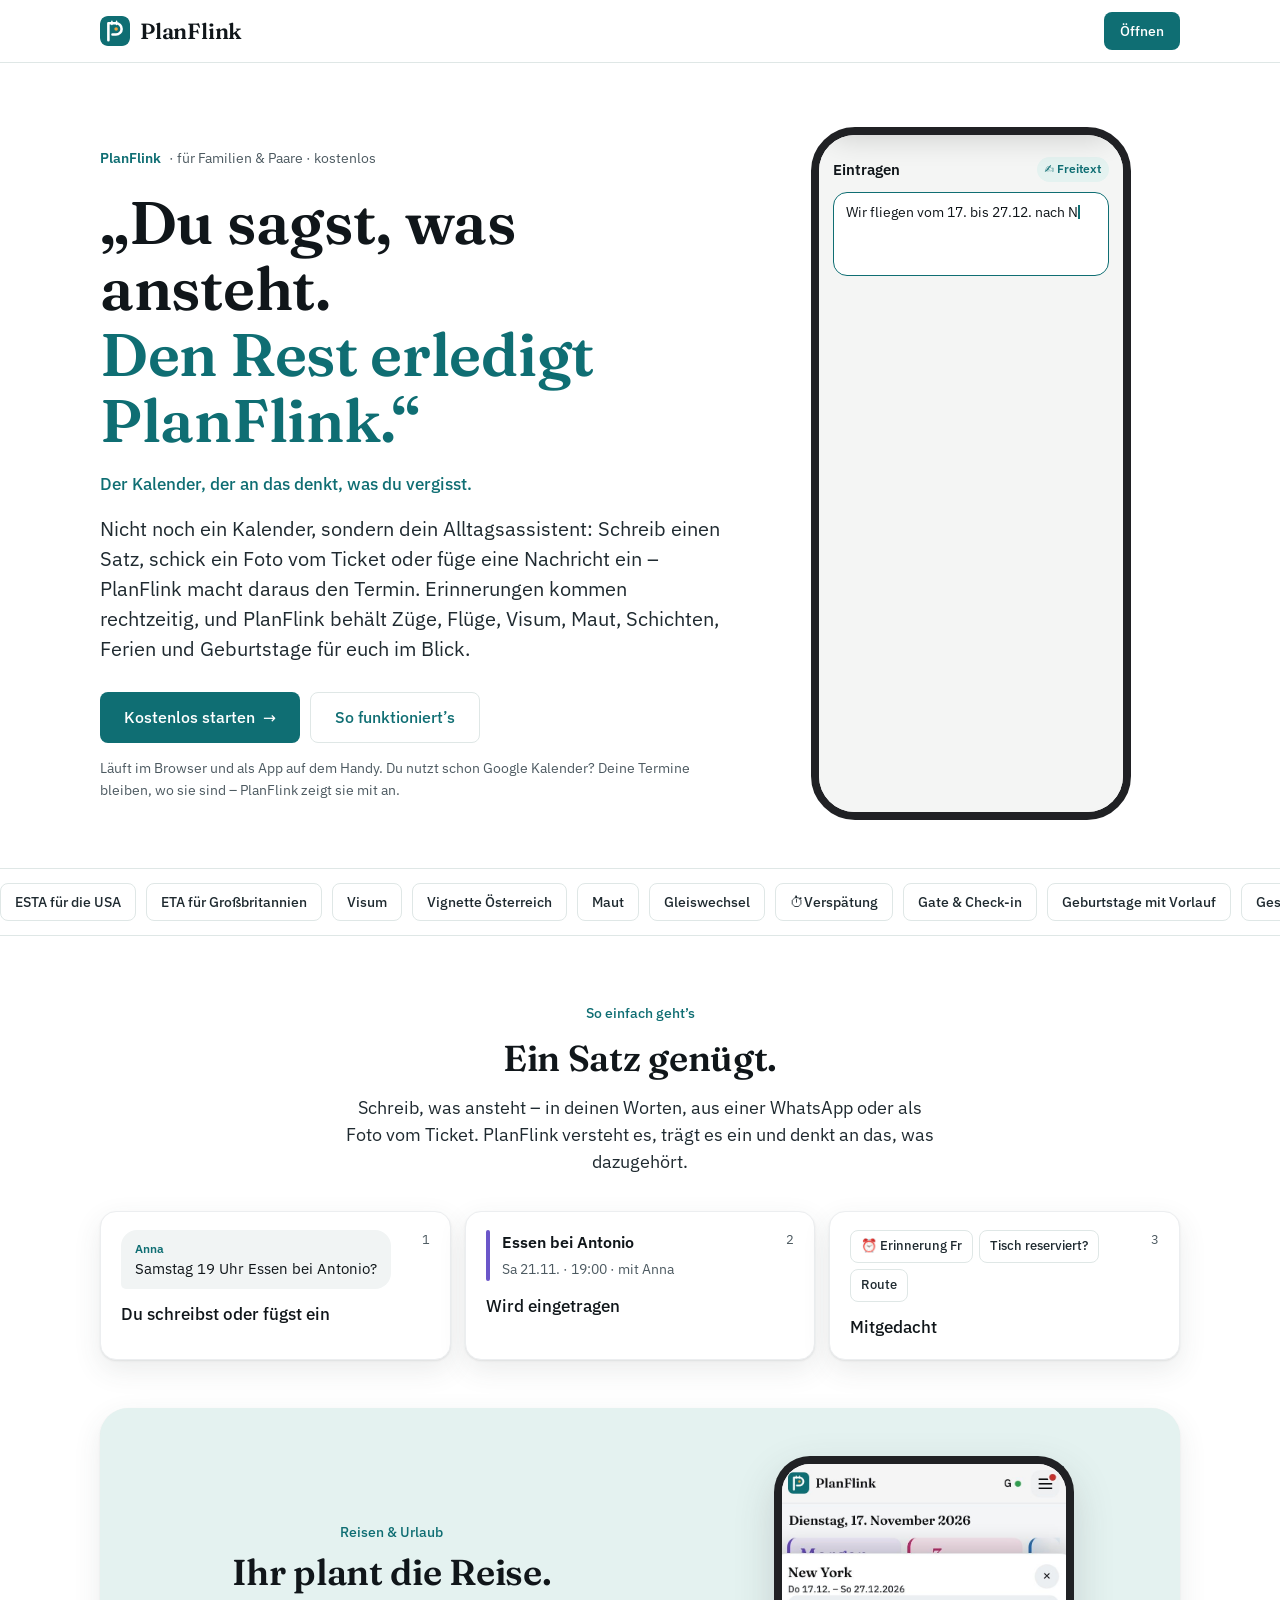
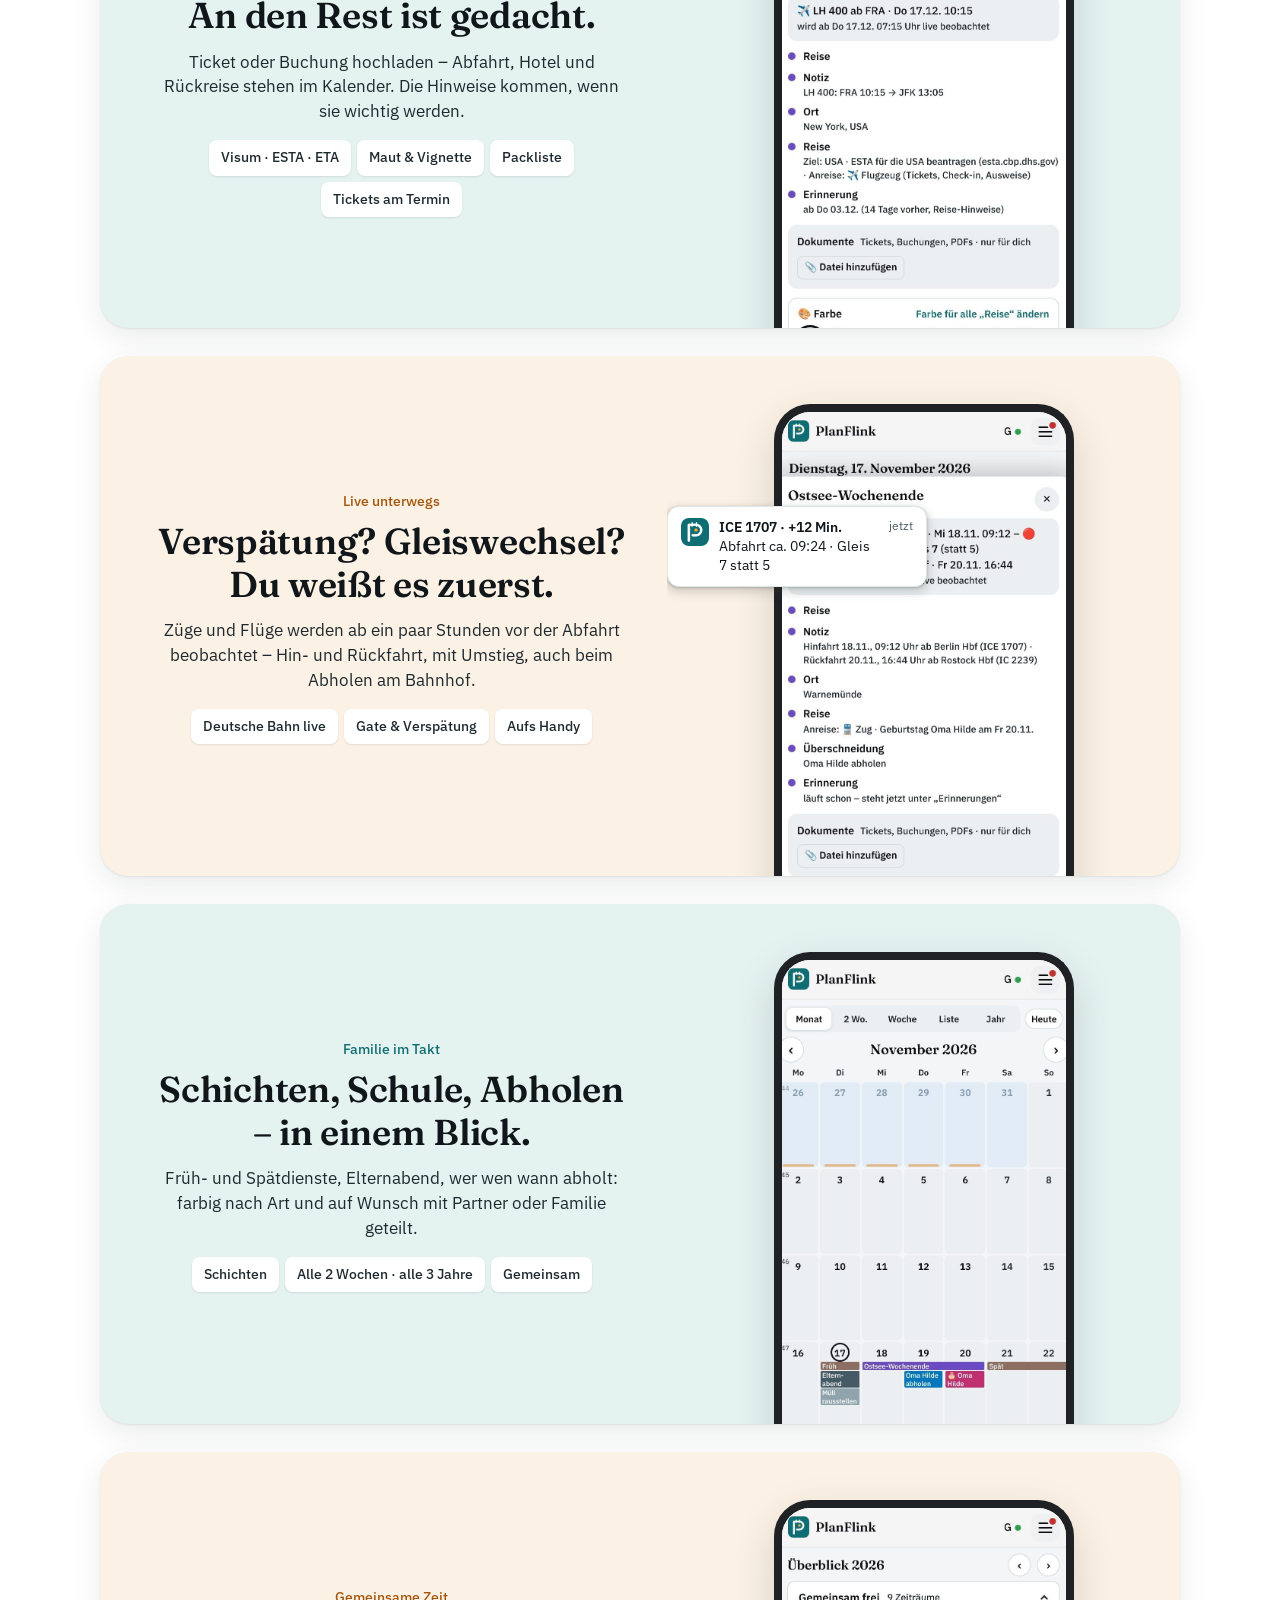
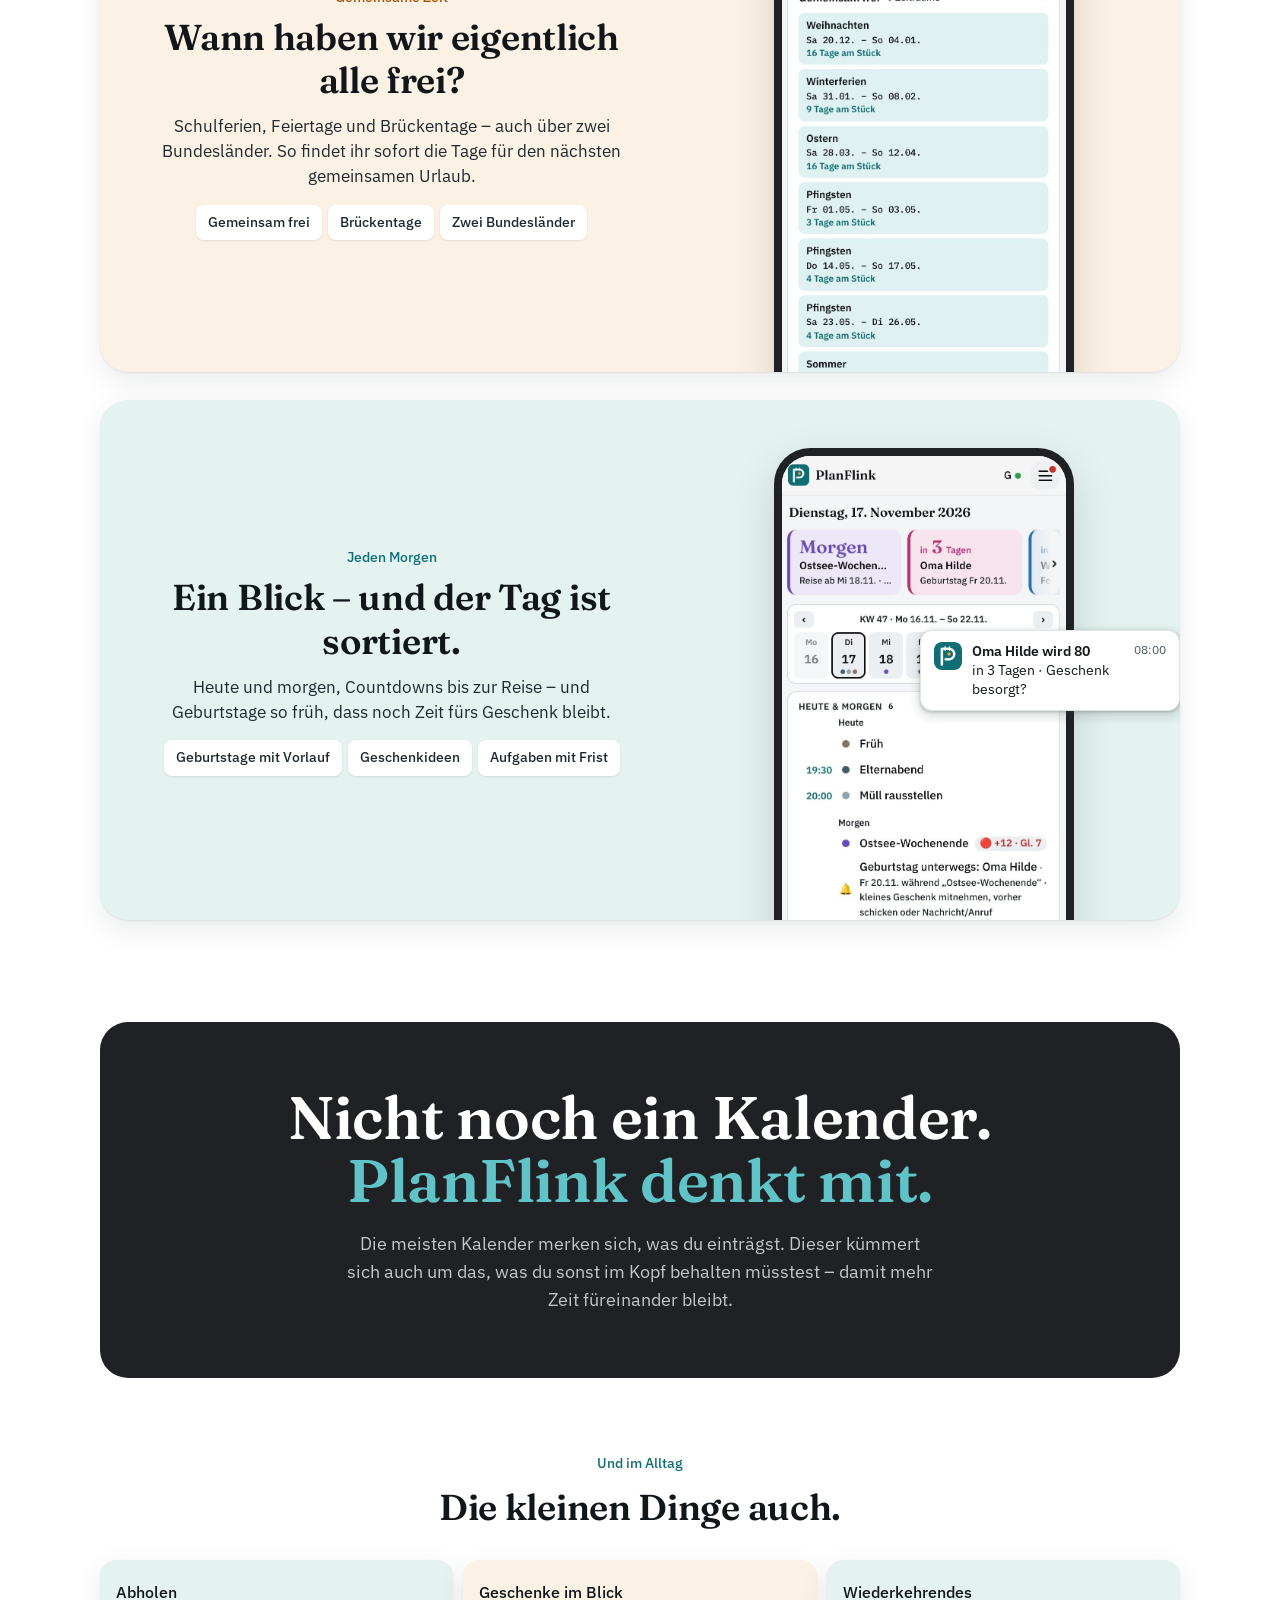
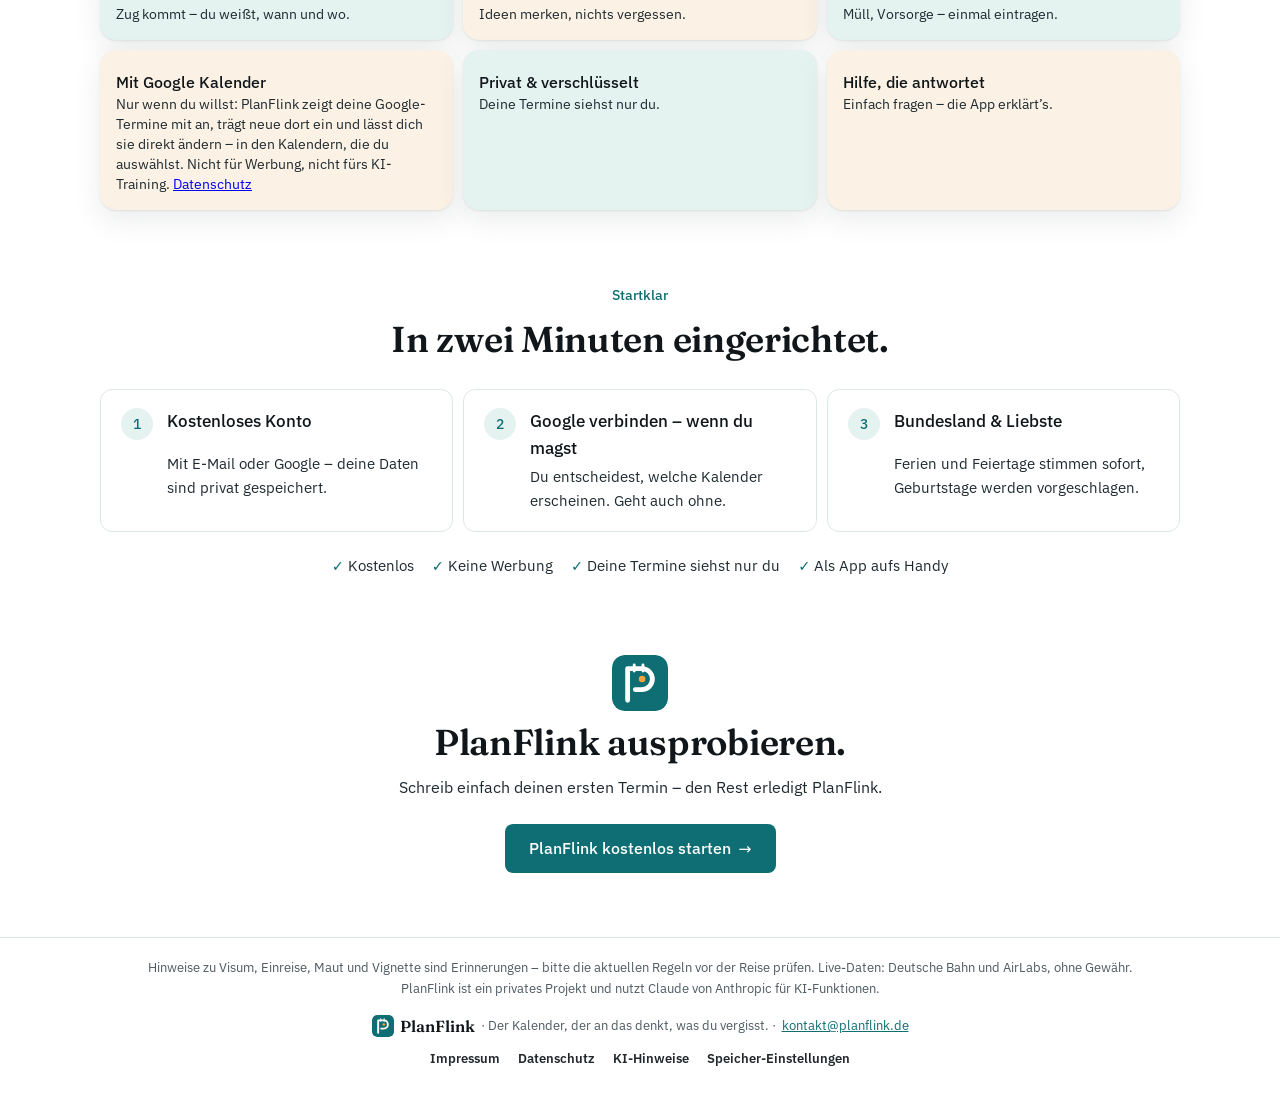
<file: index.html>
<!doctype html>
<html lang="de">
<head>
<script>if(/(^|[#&])(access_token|error)=|[?&]code=/.test(location.hash+"&"+location.search)&&!/^\/app/.test(location.pathname))location.replace("/app/"+location.search+location.hash)</script>
<script>if(/onrender\.com$|pages\.dev$|^www\./.test(location.hostname))location.replace("https://planflink.de"+location.pathname+location.search+location.hash)</script>
<meta charset="utf-8">
<meta name="viewport" content="width=device-width,initial-scale=1,viewport-fit=cover">
<title>PlanFlink – dein Alltagsassistent für Familien und Paare</title>
<script>
  // Wer den Kalender schon einmal geöffnet hat (oder vom Startbildschirm kommt), landet direkt im Kalender.
  var CAL = /onrender\.com$/.test(location.hostname) ? "/app/" : "/app/";   // neue Domain: eigene App
  (function () { var q = new URLSearchParams(location.search), seen = false;
    try { seen = localStorage.getItem("mk-consent") === "yes" && localStorage.getItem("mk-open") === "1"; } catch (e) {}
    window.MK_INSTALL = q.has("install");
    if (window.MK_INSTALL) { history.replaceState(null, "", "/?app=1"); return; } // so öffnet das Symbol auf dem Startbildschirm direkt den Kalender
    if (!q.has("info") && (q.has("app") || seen) && !/^\/app/.test(location.pathname)) location.replace(CAL); })();
  function go() { try { if (localStorage.getItem("mk-consent") === "yes") localStorage.setItem("mk-open", "1"); } catch (e) {} location.href = CAL; }
  var GO_AFTER = false;
  function consent(v) { try { localStorage.setItem("mk-consent", v); if (v !== "yes") localStorage.removeItem("mk-open"); } catch (e) {} document.getElementById("consent").hidden = true; if (GO_AFTER) go(); }
  var BACK = new URLSearchParams(location.search).has("back"); // aus dem Kalender heraus geöffnet
  function openCal() { if (BACK) { backToApp(); return false; }
    go(); return false; } // kein Zwischenschritt: die Frage „direkt öffnen?“ gibt es in der App unter ☰ und unten bei „Speicher-Einstellungen“
  function backToApp() { try { window.close(); } catch (e) {}
    setTimeout(function () { var h = document.getElementById("backhint"); if (h) h.hidden = false; }, 300); }
</script>
<meta name="description" content="Nicht noch ein Kalender, sondern dein Alltagsassistent: Du schreibst, was ansteht – PlanFlink trägt ein, erinnert rechtzeitig und behält Züge, Flüge, Visum, Maut, Schichten, Ferien und Geburtstage im Blick.">
<meta name="theme-color" content="#0f6e73">
<meta property="og:type" content="website">
<meta property="og:site_name" content="PlanFlink">
<meta property="og:title" content="PlanFlink – dein Alltagsassistent">
<meta property="og:description" content="Du schreibst, was ansteht. Um den Rest kümmert sich PlanFlink – Reisen, Zug- und Flug-Updates, Schichten, gemeinsame Ferien, Geburtstage.">
<meta property="og:image" content="https://planflink.de/og.png">
<meta property="og:image:width" content="1200">
<meta property="og:image:height" content="630">
<meta property="og:url" content="https://planflink.de/">
<meta name="twitter:card" content="summary_large_image">
<link rel="icon" href="/favicon.svg" type="image/svg+xml"><link rel="icon" href="/favicon.png" sizes="32x32">
<link rel="apple-touch-icon" href="/apple-touch-icon.png">
<meta name="apple-mobile-web-app-title" content="PlanFlink">
<link rel="stylesheet" href="/site.css">
<style>
  :root { --ink: #10161a; --text: #1f2a30; --soft: #4d5a61; --line: #dfe7e6; --bg: #ffffff; --card: #fff; --acc: #0f6e73; --acc-2: #e4f2f0; --acc-3: #c9e6e2; --warm: #b4610f; --warm-2: #fcefdc; --sh: 0 18px 50px rgba(15,60,62,.10), 0 2px 8px rgba(15,60,62,.06); }
  * { box-sizing: border-box; }
  html { scroll-behavior: smooth; }
  body { margin: 0; background: var(--bg); color: var(--ink); font: 16px/1.6 Inter, system-ui, -apple-system, sans-serif; -webkit-text-size-adjust: 100%; -webkit-font-smoothing: antialiased; overflow-x: hidden; }
  h1, h2, h3 { font-weight: 700; margin: 0; letter-spacing: -0.028em; }
  p { margin: 0; }
  .btn { display: inline-flex; align-items: center; gap: 8px; background: var(--ink); color: #fff; text-decoration: none; font-weight: 600; padding: 15px 26px; border-radius: 999px; font-size: 16.5px; border: 0; cursor: pointer; transition: transform .2s, box-shadow .2s; box-shadow: 0 8px 22px rgba(18,20,23,.18); }
  .btn:hover { transform: translateY(-1px); box-shadow: 0 12px 28px rgba(18,20,23,.22); }
  .btn.ghost { background: transparent; color: var(--ink); box-shadow: none; border: 1px solid var(--line); }
  .wrap { max-width: 1120px; margin: 0 auto; padding: 0 20px; }
  /* Navigation */
  .nav { position: sticky; top: 0; z-index: 20; background: color-mix(in srgb, var(--bg) 82%, transparent); -webkit-backdrop-filter: blur(12px); backdrop-filter: blur(12px); border-bottom: 1px solid transparent; transition: border-color .3s; }
  .nav.sc { border-color: var(--line); }
  .nav .wrap { display: flex; align-items: center; gap: 10px; padding-top: max(12px, env(safe-area-inset-top)); padding-bottom: 12px; font-weight: 700; font-size: 17px; }
  .nav img { width: 30px; height: 30px; border-radius: 9px; }
  .nav a.nb { margin-left: auto; font-size: 14px; font-weight: 600; text-decoration: none; color: #fff; background: var(--ink); padding: 8px 16px; border-radius: 999px; }
  /* Hero */
  .hero { padding: 36px 0 24px; }
  .hero .wrap { display: grid; gap: 36px; align-items: center; }
  .kick { display: inline-flex; align-items: center; gap: 8px; font-size: 13.5px; font-weight: 600; color: var(--acc); background: var(--acc-2); padding: 6px 13px; border-radius: 999px; }
  .hero h1 { font-size: clamp(40px, 7vw, 70px); line-height: 1.02; margin: 18px 0 18px; }
  .hero h1 em { font-style: normal; color: var(--acc); }
  .lead { font-size: clamp(17.5px, 2.2vw, 20px); line-height: 1.5; color: var(--text); max-width: 31em; }
  .ctas { display: flex; flex-wrap: wrap; gap: 10px; margin-top: 28px; }
  .free { margin-top: 14px; font-size: 14px; color: var(--soft); }
  /* Telefon */
  .phone { position: relative; width: min(78vw, 320px); aspect-ratio: 390/844; border-radius: 44px; border: 10px solid #15171b; background: #fff; overflow: hidden; box-shadow: 0 40px 80px rgba(18,20,23,.16), 0 8px 20px rgba(18,20,23,.08); justify-self: center; }
  .phone img { position: absolute; inset: 0; width: 100%; height: 100%; object-fit: cover; object-position: top; }
  /* Hero-Demo: Nachricht → Eintrag → Assistent */
  .demo { position: absolute; inset: 0; background: #f4f5f4; display: flex; flex-direction: column; padding: 22px 14px; gap: 10px; font-size: 13.5px; }
  .demo .hd { font-weight: 700; font-size: 15px; display: flex; justify-content: space-between; align-items: center; color: var(--ink); }
  .demo .hd span { font-weight: 600; font-size: 11.5px; color: var(--acc); background: var(--acc-2); padding: 3px 8px; border-radius: 999px; }
  .d-in { background: #fff; border: 1.5px solid var(--acc); border-radius: 14px; padding: 10px 12px; min-height: 84px; color: var(--ink); line-height: 1.45; }
  .d-in .cur { display: inline-block; width: 2px; height: 1.05em; background: var(--acc); vertical-align: -2px; animation: blink 1s steps(1) infinite; }
  @keyframes blink { 50% { opacity: 0; } }
  .d-st { opacity: 0; transform: translateY(8px); transition: opacity .8s ease, transform .8s ease; }
  .d-st.on { opacity: 1; transform: none; }
  .d-ev { background: #fff; border-radius: 14px; padding: 10px 12px; display: flex; gap: 10px; border: 1px solid var(--line); }
  .d-ev i { width: 4px; border-radius: 3px; background: #6b56c9; flex: none; }
  .d-ev b { display: block; font-size: 14.5px; } .d-ev small { color: var(--soft); font-size: 12.5px; }
  .d-lbl { font-size: 11px; font-weight: 700; letter-spacing: .08em; text-transform: uppercase; color: var(--soft); margin-top: 4px; }
  .d-ai { background: #fff; border-radius: 12px; padding: 8px 11px; border: 1px solid var(--line); display: flex; gap: 9px; align-items: flex-start; font-size: 12.8px; line-height: 1.4; }
  .d-ai .e { font-size: 15px; line-height: 1.2; }
  .d-ai b { color: var(--ink); }
  .d-push { position: absolute; left: 10px; right: 10px; top: 10px; background: rgba(255,255,255,.96); border-radius: 16px; padding: 10px 12px; box-shadow: 0 10px 30px rgba(0,0,0,.16); font-size: 12.8px; line-height: 1.4; display: flex; gap: 10px; transform: translateY(-130%); transition: transform .9s cubic-bezier(.2,.8,.2,1); }
  .d-push.on { transform: none; }
  .d-push img { width: 26px; height: 26px; border-radius: 7px; position: static; }
  .d-push b { display: block; font-size: 13px; }
  /* Laufband */
  .band { overflow: hidden; background: var(--acc-2); margin-top: 8px; }
  .band .rail { display: flex; gap: 10px; width: max-content; padding: 14px 0; animation: rail 70s linear infinite; }
  .band span { white-space: nowrap; font-size: 14.5px; font-weight: 600; color: #0b4f53; background: #fff; padding: 7px 14px; border-radius: 999px; box-shadow: 0 1px 3px rgba(15,60,62,.08); }
  @keyframes rail { to { transform: translateX(-50%); } }
  /* Abschnitte */
  section { padding: 64px 0 8px; }
  .eyebrow { display: inline-block; font-size: 13px; font-weight: 700; letter-spacing: .08em; text-transform: uppercase; color: var(--acc); margin-bottom: 12px; }
  .h2 { font-size: clamp(30px, 4.6vw, 46px); line-height: 1.08; }
  .sub { color: var(--text); font-size: 17.5px; line-height: 1.55; margin-top: 14px; max-width: 34em; }
  .center { text-align: center; } .center .sub { margin-left: auto; margin-right: auto; }
  /* Drei Schritte */
  .three { display: grid; gap: 14px; margin-top: 36px; }
  .s3 { background: var(--card); border: 1px solid var(--line); border-radius: 22px; padding: 18px 20px; text-align: left; position: relative; box-shadow: var(--sh); }
  .s3 .n { position: absolute; top: 18px; right: 20px; font-size: 13px; font-weight: 700; color: var(--soft); }
  .s3 h3 { font-size: 17px; margin: 12px 0 0; } .s3 p { display: none; }
  .bub { background: #e9f7ea; border-radius: 16px 16px 16px 5px; padding: 10px 14px; font-size: 15px; display: inline-block; line-height: 1.45; } .bub b { display: block; font-size: 12px; color: #2c7a3c; }
  .evc { display: flex; gap: 12px; } .evc i { width: 4px; border-radius: 4px; background: #6b56c9; } .evc b { display: block; } .evc span { color: var(--soft); font-size: 14px; }
  .chips { display: flex; flex-wrap: wrap; gap: 6px; } .chips span { font-size: 13px; font-weight: 600; background: var(--acc-2); color: var(--acc); padding: 5px 10px; border-radius: 999px; }
  /* Kapitel mit Handy */
  .ch { display: grid; gap: 34px; align-items: center; }
  .ch .txt { max-width: 34em; }
  .list { list-style: none; padding: 0; margin: 24px 0 0; display: grid; gap: 12px; }
  .list li { display: flex; gap: 12px; align-items: flex-start; font-size: 16px; color: var(--text); line-height: 1.5; }
  .list li .ic { flex: none; width: 36px; height: 36px; border-radius: 11px; background: var(--card); border: 1px solid var(--line); display: grid; place-items: center; font-size: 18px; }
  .list li b { color: var(--ink); display: block; font-size: 16px; }
  .stage { position: relative; justify-self: center; isolation: isolate; }
  .stage::before { content: ""; position: absolute; z-index: -1; inset: 10% -16% 6%; border-radius: 48px; background: var(--acc-2); transform: rotate(-3deg); }
  .ch.rev .stage::before { background: var(--warm-2); transform: rotate(3deg); }
  .note-card { position: absolute; background: #fff; border-radius: 16px; box-shadow: 0 16px 40px rgba(18,20,23,.14); padding: 11px 13px; font-size: 13.5px; line-height: 1.4; display: flex; gap: 10px; width: 260px; border: 1px solid var(--line); }
  .note-card img { width: 28px; height: 28px; border-radius: 8px; flex: none; position: static; }
  .note-card b { display: block; font-size: 13.5px; }
  .note-card .t { color: var(--soft); font-size: 11.5px; margin-left: auto; padding-left: 8px; white-space: nowrap; }
  .nc1 { left: -40px; top: 16%; } .nc2 { right: -46px; top: 46%; } .nc3 { left: -30px; bottom: 12%; }
  /* Kapitel als Karten, die sich beim Scrollen übereinanderschieben */
  .stack { position: relative; padding: 40px 0 10px; }
  .sk { position: sticky; top: calc(72px + var(--i) * 12px); margin: 0 auto 28px; max-width: 1080px; border-radius: 32px; background: var(--acc-2); box-shadow: var(--sh); overflow: hidden;
    display: grid; gap: 0; transform-origin: 50% 0; will-change: transform; }
  .sk:nth-child(even) { background: var(--warm-2); }
  .sk .tx { padding: 24px 22px 4px; }
  @media (max-width: 899px) { .sk p { font-size: 15.5px; margin-top: 10px; } .sk .chips { margin-top: 12px; } .sk .pv .phone { width: 240px; } }
  .sk h2 { font-size: clamp(28px, 4.4vw, 44px); line-height: 1.07; }
  .sk p { color: var(--text); font-size: 16.5px; line-height: 1.5; margin-top: 12px; max-width: 30em; }
  .sk .chips { margin-top: 16px; } .sk .chips span { background: #fff; color: #0b4f53; font-size: 13.5px; padding: 6px 11px; box-shadow: 0 1px 3px rgba(15,60,62,.08); }
  .sk:nth-child(even) .chips span { color: #7a420a; }
  .sk .eyebrow { margin-bottom: 8px; } .sk:nth-child(even) .eyebrow { color: var(--warm); }
  .sk .pv { position: relative; height: min(300px, calc(100svh - 470px)); min-height: 220px; overflow: hidden; display: flex; justify-content: center; padding-top: 18px; }
  .sk .pv .phone { width: 270px; height: auto; aspect-ratio: 390/844; border-bottom: 0; border-radius: 36px 36px 0 0; box-shadow: 0 20px 50px rgba(15,60,62,.18); align-self: flex-start; flex: none; }
  .sk .note-card { z-index: 2; }
  .sk .nc1 { left: 8px; top: 120px; } .sk .nc3 { left: auto; right: 8px; top: 150px; bottom: auto; }
  @media (min-width: 900px) {
    .sk { grid-template-columns: 1.05fr .95fr; align-items: center; min-height: 520px; }
    .sk .tx { padding: 48px 20px 48px 56px; }
    .sk .pv { height: 520px; padding-top: 48px; } .sk .pv .phone { width: 300px; }
    .sk .nc1 { left: 0; top: 150px; } .sk .nc3 { right: 0; top: 230px; }
  }
  /* Band in Farbe */
  .claim { background: var(--ink); color: #fff; border-radius: 32px; padding: 64px 26px; text-align: center; }
  .claim h2 { font-size: clamp(32px, 5.6vw, 60px); line-height: 1.05; } .claim h2 span { color: #8fd3cf; }
  .claim p { color: #c8ced4; max-width: 34em; margin: 18px auto 0; font-size: 17.5px; }
  /* Kacheln */
  .tiles { display: grid; gap: 10px; margin-top: 30px; grid-template-columns: repeat(2, minmax(0, 1fr)); text-align: left; }
  .tile { background: var(--acc-2); border-radius: 20px; padding: 16px; } .tile:nth-child(even) { background: var(--warm-2); }
  .tile .ic { font-size: 22px; } .tile b { display: block; font-size: 15.5px; margin: 6px 0 2px; line-height: 1.3; } .tile span { color: var(--text); font-size: 13.8px; line-height: 1.45; }
  /* Start */
  .steps { display: grid; gap: 10px; grid-template-columns: repeat(auto-fit, minmax(260px, 1fr)); margin-top: 28px; text-align: left; }
  .step { background: var(--card); border-radius: 20px; padding: 18px 20px; color: var(--text); font-size: 15px; box-shadow: var(--sh); display: grid; grid-template-columns: 32px 1fr; gap: 0 14px; } .step b { grid-row: span 2; margin: 0 !important; }
  .step b { display: grid; place-items: center; width: 32px; height: 32px; border-radius: 50%; background: var(--acc); color: #fff; font-size: 14px; margin-bottom: 12px; }
  .step strong { display: block; color: var(--ink); font-size: 16.5px; margin-bottom: 4px; }
  .trust { display: flex; flex-wrap: wrap; gap: 8px 18px; justify-content: center; margin-top: 22px; color: var(--text); font-size: 14.5px; } .trust span::before { content: "✓ "; color: var(--acc); font-weight: 700; }
  .cta { text-align: center; padding: 70px 20px 24px; } .cta h2 { font-size: clamp(30px, 4.6vw, 44px); margin-bottom: 10px; } .cta p { color: var(--text); margin-bottom: 24px; }
  footer { text-align: center; color: var(--soft); font-size: 13px; padding: 20px 20px max(36px, env(safe-area-inset-bottom)); line-height: 1.6; }
  /* Einblenden beim Scrollen – ruhig und langsam */
  .rv { opacity: 0; transform: translateY(26px); transition: opacity 1.1s ease, transform 1.1s cubic-bezier(.2,.7,.2,1); }
  .rv.in { opacity: 1; transform: none; }
  .rv.d1 { transition-delay: .25s; } .rv.d2 { transition-delay: .5s; } .rv.d3 { transition-delay: .75s; }
  .note-card.rv { transform: translateY(20px) scale(.97); } .note-card.rv.in { transform: none; }
  @media (prefers-reduced-motion: reduce) { .rv, .d-st, .d-push { opacity: 1 !important; transform: none !important; transition: none !important; } .band .rail { animation: none; } html { scroll-behavior: auto; } }
  @media (min-width: 900px) {
    .hero { padding: 64px 0 40px; } .hero .wrap { grid-template-columns: 1.2fr .8fr; }
    .three { grid-template-columns: repeat(3, 1fr); }
    .ch { grid-template-columns: 1fr 1fr; gap: 60px; } .ch.rev .stage { order: -1; }
    .tiles { grid-template-columns: repeat(3, 1fr); }
  }
  @media (max-width: 899px) {
    .note-card { width: 230px; font-size: 12.8px; } .nc1 { left: -14px; } .nc2 { right: -14px; } .nc3 { left: -10px; }
    .ch .stage { margin-top: 10px; }
  }
</style>
<style id="klar">
  @font-face { font-family: Roboto; font-weight: 300; font-display: swap; src: url(/fonts/roboto-latin-300-normal.woff2) format("woff2"); }
  @font-face { font-family: Roboto; font-weight: 400; font-display: swap; src: url(/fonts/roboto-latin-400-normal.woff2) format("woff2"); }
  @font-face { font-family: Roboto; font-weight: 500; font-display: swap; src: url(/fonts/roboto-latin-500-normal.woff2) format("woff2"); }
  @font-face { font-family: Roboto; font-weight: 700; font-display: swap; src: url(/fonts/roboto-latin-700-normal.woff2) format("woff2"); }
  @font-face { font-family: "IBM Plex Sans"; font-weight: 400; font-display: swap; src: url(/app/vendor/fonts/ibm-plex-sans-latin-400-normal.woff2) format("woff2"); }
  @font-face { font-family: "IBM Plex Sans"; font-weight: 500; font-display: swap; src: url(/app/vendor/fonts/ibm-plex-sans-latin-500-normal.woff2) format("woff2"); }
  @font-face { font-family: "IBM Plex Sans"; font-weight: 600; font-display: swap; src: url(/app/vendor/fonts/ibm-plex-sans-latin-600-normal.woff2) format("woff2"); }
  @font-face { font-family: Fraunces; font-weight: 600; font-display: swap; src: url(/app/vendor/fonts/fraunces-latin-600-normal.woff2) format("woff2"); }
  :root { --ink: #10161a; --text: #1f2a30; --soft: #4d5a61; --line: #dfe7e6; --bg: #fff; --card: #fff; --gray: #f1f4f4; --acc: #0f6e73; --acc-2: #e4f2f0; --warm-2: #fbf1e4; --sh: none; --lift: 0 1px 2px rgba(60,64,67,.10), 0 10px 28px rgba(60,64,67,.10); }
  body { font-family: "IBM Plex Sans", system-ui, sans-serif; background: #fff; color: var(--ink); -webkit-font-smoothing: auto; }
  h1, h2, h3, .h2 { font-weight: 400; letter-spacing: 0; }
  h1, h2, .h2, .sk h2, .cta h2, .claim h2 { font-family: Fraunces, Georgia, serif; font-weight: 600; letter-spacing: -.3px; }
  .hero h1 { font-size: clamp(36px, 6vw, 60px); line-height: 1.1; } .hero h1 em { color: var(--acc); font-style: normal; }
  .claimline { margin: 10px 0 16px; font-size: 17px; color: var(--acc); font-weight: 500; }
  .kick .kb { color: var(--acc); font-weight: 600; }
  .brand { font-family: Fraunces, Georgia, serif; font-weight: 600; font-size: 22px; letter-spacing: -.2px; }
  .foot-brand { margin-top: 14px; display: flex; flex-wrap: wrap; align-items: center; justify-content: center; gap: 6px; color: var(--soft); } .foot-brand img { width: 22px; height: 22px; border-radius: 5px; } .foot-brand b { font-family: Fraunces, Georgia, serif; font-weight: 600; color: var(--ink); font-size: 16px; } .foot-brand a { color: var(--acc); }
  .cta-logo { width: 56px; height: 56px; border-radius: 13px; display: block; margin: 0 auto 10px; }
  .h2, .sk h2, .cta h2 { font-size: clamp(26px, 3.6vw, 36px); line-height: 1.2; }
  h3, .s3 h3, .step strong, .tile b, .list li b { font-weight: 500; }
  .lead, .sub, .sk p { color: var(--text); }
  .btn { border-radius: 8px; box-shadow: none; background: var(--acc); font-weight: 500; padding: 12px 24px; font-size: 15.5px; } .btn:hover { transform: none; box-shadow: none; background: #0b4f53; }
  .btn.ghost { background: #fff; color: var(--acc); border: 1px solid var(--line); } .btn.ghost:hover { background: var(--acc-2); }
  .nav { background: #fff; -webkit-backdrop-filter: none; backdrop-filter: none; border-bottom: 1px solid var(--line); }
  .nav .wrap { font-weight: 500; font-size: 20px; color: var(--ink); } .nav img { border-radius: 8px; }
  .nav a.nb { border-radius: 8px; background: var(--acc); font-weight: 500; }
  .kick { background: none; padding: 0; color: var(--soft); font-weight: 400; font-size: 14px; }
  .eyebrow { color: var(--acc); font-weight: 500; letter-spacing: 0; text-transform: none; font-size: 14px; }
  .free { color: var(--soft); }
  .band { background: #fff; border-top: 1px solid var(--line); border-bottom: 1px solid var(--line); }
  .band span { background: #fff; box-shadow: none; border: 1px solid var(--line); border-radius: 8px; color: var(--text); font-weight: 500; font-size: 14px; }
  .s3 { background: #fff; border: 1px solid #eceef0; border-radius: 16px; box-shadow: var(--lift); } .step { background: #fff; border: 1px solid var(--line); border-radius: 12px; box-shadow: none; }
  .s3 .n { color: var(--soft); font-weight: 400; }
  .bub { background: var(--gray); } .bub b { color: var(--acc); }
  .chips span, .sk .chips span, .sk:nth-child(even) .chips span { background: #fff; border: 1px solid var(--line); border-radius: 8px; color: var(--text); font-weight: 500; box-shadow: none; }
  .stage::before { display: none; }
  .phone { border-width: 8px; border-color: #202124; box-shadow: none; }
  .note-card { border-radius: 12px; box-shadow: 0 1px 3px rgba(60,64,67,.3), 0 4px 8px 3px rgba(60,64,67,.15); }
  /* Kapitel: helle Karten wie Store-Screenshots */
  .sk { background: var(--acc-2); box-shadow: var(--lift); border-radius: 28px; } .sk:nth-child(even) { background: var(--warm-2); }
  .sk .eyebrow { color: var(--acc); } .sk:nth-child(even) .eyebrow { color: #a4560c; }
  .sk .chips span, .sk:nth-child(even) .chips span { border-color: transparent; box-shadow: 0 1px 2px rgba(60,64,67,.12); }
  .sk .pv .phone { box-shadow: 0 16px 40px rgba(60,64,67,.18); }
  .sk .tx { text-align: center; } .sk .tx p { margin-left: auto; margin-right: auto; } .sk .chips { justify-content: center; }
  @media (min-width: 900px) { .sk .tx { padding: 48px 40px 48px 56px; } }
  .claim { background: #202124; color: #fff; border-radius: 28px; } .claim h2 { font-weight: 400; } .claim h2 span { color: #5fc3c8; } .claim p { color: #c4c7c5; }
  .tile { background: var(--acc-2); border: 0; border-radius: 16px; box-shadow: var(--lift); } .tile:nth-child(even) { background: var(--warm-2); }
  .tile .ic { display: none; } .tile > span:last-child { display: block; color: var(--text); }
  .step b { background: var(--acc-2); color: var(--acc); font-weight: 500; }
  .trust span::before { color: var(--acc); }
  .list li .ic { border-radius: 8px; }
  footer { border-top: 1px solid var(--line); margin-top: 40px; }
</style>
<script>
  document.addEventListener("DOMContentLoaded", function () {
    var re = /[\u{1F000}-\u{1FAFF}\u{2600}-\u{27BF}\u{2B00}-\u{2BFF}\u{FE0F}\u{200D}]+\s*/gu, w = document.createTreeWalker(document.body, NodeFilter.SHOW_TEXT), n;
    while ((n = w.nextNode())) { if (n.parentElement.closest(".phone,script,style")) continue; n.nodeValue = n.nodeValue.replace(re, ""); }
  });
</script>
</head>
<body>
<script>if (/[?&]geloescht=1/.test(location.search)) document.addEventListener("DOMContentLoaded", function () { var d = document.createElement("div"); d.setAttribute("role", "status"); d.style.cssText = "background:#0f6e73;color:#fff;padding:12px 16px;text-align:center;font-weight:600"; d.textContent = "Dein Konto und alle Daten wurden gelöscht. Danke, dass du PlanFlink ausprobiert hast."; document.body.prepend(d); try { history.replaceState(null, "", "/?info"); } catch (e) {} });</script>
<div id="backhint" hidden style="position:fixed;left:12px;right:12px;top:max(12px,env(safe-area-inset-top));z-index:60;max-width:520px;margin:0 auto;background:#111317;color:#fff;border-radius:16px;padding:14px 16px;font-size:15px;line-height:1.5;box-shadow:0 12px 30px rgba(0,0,0,.25)">Tippe oben links auf <b>✕</b> bzw. „Zurück“ – dann bist du wieder in deinem Kalender.</div>

<nav class="nav" id="nav"><div class="wrap"><img src="favicon.svg" alt=""> <span class="brand">PlanFlink</span><a class="nb" href="/app/" onclick="return openCal()">Öffnen</a></div></nav>

<header class="hero">
  <div class="wrap">
    <div>
      <span class="kick"><b class="kb">PlanFlink</b> · für Familien &amp; Paare · kostenlos</span>
      <h1>„Du sagst, was ansteht.<br><em>Den Rest erledigt PlanFlink.“</em></h1>
      <p class="claimline">Der Kalender, der an das denkt, was du vergisst.</p>
      <p class="lead">Nicht noch ein Kalender, sondern dein Alltagsassistent: Schreib einen Satz, schick ein Foto vom Ticket oder füge eine Nachricht ein – PlanFlink macht daraus den Termin. Erinnerungen kommen rechtzeitig, und PlanFlink behält Züge, Flüge, Visum, Maut, Schichten, Ferien und Geburtstage für euch im Blick.</p>
      <div class="ctas"><a class="btn" href="/app/" onclick="return openCal()">Kostenlos starten <span aria-hidden="true">→</span></a><a class="btn ghost" href="#so">So funktioniert’s</a></div>
      <p class="free">Läuft im Browser und als App auf dem Handy. Du nutzt schon Google Kalender? Deine Termine bleiben, wo sie sind – PlanFlink zeigt sie mit an.</p>
    </div>
    <div class="phone" aria-label="Beispiel: Aus einer Nachricht wird eine Reise mit allem Drumherum">
      <div class="demo" id="demo" aria-hidden="true">
        <div class="hd">Eintragen <span>✍️ Freitext</span></div>
        <div class="d-in" id="d-in"><span id="d-txt"></span><span class="cur"></span></div>
        <div class="d-st" id="d1"><div class="d-lbl">Eingetragen</div><div class="d-ev"><i></i><div><b>New York</b><small>Do 17.12. – So 27.12. · ✈️ LH 400 ab Frankfurt 10:15</small></div></div></div>
        <div class="d-st" id="d2"><div class="d-lbl">Daran wird für euch gedacht</div></div>
        <div class="d-st" id="d3"><div class="d-ai"><span class="e">🛂</span><div><b>ESTA beantragen</b> – spätestens 72 Std. vor Abflug</div></div></div>
        <div class="d-st" id="d4"><div class="d-ai"><span class="e">🎒</span><div><b>Packliste</b> für 10 Tage USA im Winter</div></div></div>
        <div class="d-st" id="d5"><div class="d-ai"><span class="e">✈️</span><div><b>Flug wird live beobachtet</b> – Gate, Verspätung, Check-in</div></div></div>
        <div class="d-push" id="d-push"><img src="icon-192.png" alt=""><div><b>✈️ LH 400 · Gate Z25</b>Boarding 09:35 · pünktlich</div></div>
      </div>
    </div>
  </div>
</header>

<div class="band" aria-label="Woran PlanFlink denkt"><div class="rail" id="rail">
  <span>🛂 ESTA für die USA</span><span>🇬🇧 ETA für Großbritannien</span><span>📄 Visum</span><span>🚗 Vignette Österreich</span><span>🛣️ Maut</span><span>🚆 Gleiswechsel</span><span>⏱️ Verspätung</span><span>✈️ Gate &amp; Check-in</span><span>🎂 Geburtstage mit Vorlauf</span><span>🎁 Geschenkideen</span><span>🎒 Packliste</span><span>🏖️ Gemeinsam frei in den Ferien</span><span>🕐 Schichten</span><span>🚉 Abholen am Bahnhof</span><span>🗑️ Müll alle 2 Wochen</span><span>📌 Fristen</span>
</div></div>

<section id="so">
  <div class="wrap center">
    <span class="eyebrow rv">So einfach geht’s</span>
    <h2 class="h2 rv">Ein Satz genügt.</h2>
    <p class="sub rv d1">Schreib, was ansteht – in deinen Worten, aus einer WhatsApp oder als Foto vom Ticket. PlanFlink versteht es, trägt es ein und denkt an das, was dazugehört.</p>
    <div class="three">
      <div class="s3 rv"><span class="n">1</span><div class="bub"><b>Anna</b>Samstag 19 Uhr Essen bei Antonio? 🍝</div><h3>Du schreibst oder fügst ein</h3><p>Nachricht, Mail, Buchungsbestätigung oder ein Foto vom Ticket – egal wie.</p></div>
      <div class="s3 rv d1"><span class="n">2</span><div class="evc"><i></i><div><b>Essen bei Antonio</b><span>Sa 21.11. · 19:00 · mit Anna</span></div></div><h3>Wird eingetragen</h3><p>Datum, Uhrzeit, Ort und Personen landen an der richtigen Stelle – auch in Google Kalender.</p></div>
      <div class="s3 rv d2"><span class="n">3</span><div class="chips"><span>⏰ Erinnerung Fr</span><span>🍷 Tisch reserviert?</span><span>🗺️ Route</span></div><h3>Mitgedacht</h3><p>Rechtzeitig erinnert, mit dem, was dazugehört – und bei Reisen mit Live-Updates.</p></div>
    </div>
  </div>
</section>

<div class="stack wrap" id="stack">
  <article class="sk" style="--i:0">
    <div class="tx"><span class="eyebrow">Reisen &amp; Urlaub</span><h2>Ihr plant die Reise.<br>An den Rest ist gedacht.</h2>
      <p>Ticket oder Buchung hochladen – Abfahrt, Hotel und Rückreise stehen im Kalender. Die Hinweise kommen, wenn sie wichtig werden.</p>
      <div class="chips"><span>🛂 Visum · ESTA · ETA</span><span>🚗 Maut &amp; Vignette</span><span>🎒 Packliste</span><span>📎 Tickets am Termin</span></div></div>
    <div class="pv"><div class="phone"><img src="img/s-usa.jpg" alt="Reise nach New York mit Flugüberwachung und ESTA-Hinweis" loading="lazy"></div></div>
  </article>
  <article class="sk" style="--i:1">
    <div class="tx"><span class="eyebrow">Live unterwegs</span><h2>Verspätung? Gleiswechsel?<br>Du weißt es zuerst.</h2>
      <p>Züge und Flüge werden ab ein paar Stunden vor der Abfahrt beobachtet – Hin- und Rückfahrt, mit Umstieg, auch beim Abholen am Bahnhof.</p>
      <div class="chips"><span>🚆 Deutsche Bahn live</span><span>✈️ Gate &amp; Verspätung</span><span>🔔 Aufs Handy</span></div></div>
    <div class="pv"><div class="phone"><img src="img/s-reise.jpg" alt="Ostsee-Wochenende mit Live-Status von Hin- und Rückfahrt" loading="lazy"></div>
      <div class="note-card nc1"><img src="icon-192.png" alt=""><div><b>🚆 ICE 1707 · +12 Min.</b>Abfahrt ca. 09:24 · Gleis 7 statt 5</div><span class="t">jetzt</span></div></div>
  </article>
  <article class="sk" style="--i:2">
    <div class="tx"><span class="eyebrow">Familie im Takt</span><h2>Schichten, Schule, Abholen – in einem Blick.</h2>
      <p>Früh- und Spätdienste, Elternabend, wer wen wann abholt: farbig nach Art und auf Wunsch mit Partner oder Familie geteilt.</p>
      <div class="chips"><span>🕐 Schichten</span><span>🔁 Alle 2 Wochen · alle 3 Jahre</span><span>👨‍👩‍👧 Gemeinsam</span></div></div>
    <div class="pv"><div class="phone"><img src="img/s-monat.jpg" alt="Monatsansicht mit Schichten, Reise und Geburtstagen" loading="lazy"></div></div>
  </article>
  <article class="sk" style="--i:3">
    <div class="tx"><span class="eyebrow">Gemeinsame Zeit</span><h2>Wann haben wir eigentlich alle frei?</h2>
      <p>Schulferien, Feiertage und Brückentage – auch über zwei Bundesländer. So findet ihr sofort die Tage für den nächsten gemeinsamen Urlaub.</p>
      <div class="chips"><span>🏖️ Gemeinsam frei</span><span>🌉 Brückentage</span><span>🗺️ Zwei Bundesländer</span></div></div>
    <div class="pv"><div class="phone"><img src="img/s-ueberblick.jpg" alt="Gemeinsam freie Zeiträume für Berlin und Brandenburg" loading="lazy"></div></div>
  </article>
  <article class="sk" style="--i:4">
    <div class="tx"><span class="eyebrow">Jeden Morgen</span><h2>Ein Blick – und der Tag ist sortiert.</h2>
      <p>Heute und morgen, Countdowns bis zur Reise – und Geburtstage so früh, dass noch Zeit fürs Geschenk bleibt.</p>
      <div class="chips"><span>🎂 Geburtstage mit Vorlauf</span><span>🎁 Geschenkideen</span><span>✅ Aufgaben mit Frist</span></div></div>
    <div class="pv"><div class="phone"><img src="img/s-heute.jpg" alt="Heute-Seite mit Countdowns, Terminen, Aufgaben und Zug-Status" loading="lazy"></div>
      <div class="note-card nc3"><img src="icon-192.png" alt=""><div><b>🎂 Oma Hilde wird 80</b>in 3 Tagen · Geschenk besorgt?</div><span class="t">08:00</span></div></div>
  </article>
</div>

<section>
  <div class="wrap">
    <div class="claim rv"><h2>Nicht noch ein Kalender.<br><span>PlanFlink denkt mit.</span></h2>
      <p>Die meisten Kalender merken sich, was du einträgst. Dieser kümmert sich auch um das, was du sonst im Kopf behalten müsstest – damit mehr Zeit füreinander bleibt.</p></div>
  </div>
</section>

<section class="center">
  <div class="wrap">
    <span class="eyebrow rv">Und im Alltag</span>
    <h2 class="h2 rv">Die kleinen Dinge auch.</h2>
    <div class="tiles">
      <div class="tile rv"><span class="ic">🚉</span><b>Abholen</b><span>Zug kommt – du weißt, wann und wo.</span></div>
      <div class="tile rv d1"><span class="ic">🎁</span><b>Geschenke im Blick</b><span>Ideen merken, nichts vergessen.</span></div>
      <div class="tile rv d2"><span class="ic">🔁</span><b>Wiederkehrendes</b><span>Müll, Vorsorge – einmal eintragen.</span></div>
      <div class="tile rv"><span class="ic">📅</span><b>Mit Google Kalender</b><span>Nur wenn du willst: PlanFlink zeigt deine Google-Termine mit an, trägt neue dort ein und lässt dich sie direkt ändern – in den Kalendern, die du auswählst. Nicht für Werbung, nicht fürs KI-Training. <a href="datenschutz.html">Datenschutz</a></span></div>
      <div class="tile rv d1"><span class="ic">🔒</span><b>Privat &amp; verschlüsselt</b><span>Deine Termine siehst nur du.</span></div>
      <div class="tile rv d2"><span class="ic">❓</span><b>Hilfe, die antwortet</b><span>Einfach fragen – die App erklärt’s.</span></div>
    </div>
  </div>
</section>

<section class="center">
  <div class="wrap">
    <span class="eyebrow rv">Startklar</span>
    <h2 class="h2 rv">In zwei Minuten eingerichtet.</h2>
    <div class="steps">
      <div class="step rv"><b>1</b><strong>Kostenloses Konto</strong>Mit E-Mail oder Google – deine Daten sind privat gespeichert.</div>
      <div class="step rv d1"><b>2</b><strong>Google verbinden – wenn du magst</strong>Du entscheidest, welche Kalender erscheinen. Geht auch ohne.</div>
      <div class="step rv d2"><b>3</b><strong>Bundesland &amp; Liebste</strong>Ferien und Feiertage stimmen sofort, Geburtstage werden vorgeschlagen.</div>
    </div>
    <div class="trust"><span>Kostenlos</span><span>Keine Werbung</span><span>Deine Termine siehst nur du</span><span>Als App aufs Handy</span></div>
  </div>
</section>

<div class="cta"><img class="cta-logo" src="favicon.svg" alt=""><h2>PlanFlink ausprobieren.</h2><p>Schreib einfach deinen ersten Termin – den Rest erledigt PlanFlink.</p><a class="btn" href="/app/" onclick="return openCal()">PlanFlink kostenlos starten <span aria-hidden="true">→</span></a></div>
<footer>Hinweise zu Visum, Einreise, Maut und Vignette sind Erinnerungen – bitte die aktuellen Regeln vor der Reise prüfen. Live-Daten: Deutsche Bahn und AirLabs, ohne Gewähr.<br>
  PlanFlink ist ein privates Projekt und nutzt Claude von Anthropic für KI-Funktionen.
  <div class="foot-brand"><img src="favicon.svg" alt=""> <b>PlanFlink</b> · Der Kalender, der an das denkt, was du vergisst. · <a href="mailto:kontakt@planflink.de">kontakt@planflink.de</a></div>
  <div class="foot-links"><a href="/impressum.html">Impressum</a><a href="/datenschutz.html">Datenschutz</a><a href="/ki-hinweise.html">KI-Hinweise</a><a href="#" onclick="document.getElementById('consent').hidden=false;return false">Speicher-Einstellungen</a></div></footer>
<div class="consent" id="consent" hidden role="dialog" aria-label="Speicher-Einstellungen">
  <b>Nächstes Mal direkt zum Kalender?</b> Dein Browser merkt sich nur, dass du ihn schon geöffnet hast – keine Cookies, kein Tracking. <a href="/datenschutz.html">Mehr dazu</a>
  <div class="row"><button class="ok" onclick="consent('yes')">Ja, direkt öffnen</button><button onclick="consent('no')">Nein, nur jetzt</button></div></div>
<script>if (BACK) document.querySelectorAll('a[onclick="return openCal()"]').forEach(function (a) { a.innerHTML = a.classList.contains("nb") ? "Zurück" : "← Zurück zum Kalender"; });</script>
<script>
(function () {
  var reduce = matchMedia("(prefers-reduced-motion: reduce)").matches;
  // Navigation bekommt beim Scrollen eine feine Linie
  var nav = document.getElementById("nav"); addEventListener("scroll", function () { nav.classList.toggle("sc", scrollY > 8); }, { passive: true });
  // Laufband doppeln, damit es nahtlos läuft
  var rail = document.getElementById("rail"); rail.innerHTML += rail.innerHTML;
  // Einblenden beim Scrollen
  var els = document.querySelectorAll(".rv");
  if (reduce || !("IntersectionObserver" in window)) els.forEach(function (e) { e.classList.add("in"); });
  else { var io = new IntersectionObserver(function (es) { es.forEach(function (x) { if (x.isIntersecting) { x.target.classList.add("in"); io.unobserve(x.target); } }); }, { rootMargin: "0px 0px -12% 0px", threshold: .12 }); els.forEach(function (e) { io.observe(e); }); }
  // Hero-Demo: ruhig getaktet, damit man jeden Schritt mitlesen kann
  var T = "Wir fliegen vom 17. bis 27.12. nach New York 🗽 Flug LH 400 ab Frankfurt um 10:15", txt = document.getElementById("d-txt"), st = ["d1", "d2", "d3", "d4", "d5"].map(function (i) { return document.getElementById(i); }), push = document.getElementById("d-push");
  if (reduce) { txt.textContent = T; st.forEach(function (e) { e.classList.add("on"); }); return; }
  var timers = []; function at(ms, f) { timers.push(setTimeout(f, ms)); }
  function run() {
    timers.forEach(clearTimeout); timers = []; txt.textContent = ""; st.forEach(function (e) { e.classList.remove("on"); }); push.classList.remove("on");
    var i = 0; (function type() { if (i <= T.length) { txt.textContent = T.slice(0, i++); timers.push(setTimeout(type, 55)); } })();
    var t0 = T.length * 55 + 1200;
    at(t0, function () { st[0].classList.add("on"); });
    at(t0 + 2200, function () { st[1].classList.add("on"); });
    at(t0 + 3200, function () { st[2].classList.add("on"); });
    at(t0 + 5000, function () { st[3].classList.add("on"); });
    at(t0 + 6800, function () { st[4].classList.add("on"); });
    at(t0 + 9500, function () { push.classList.add("on"); });
    at(t0 + 15500, run);
  }
  // gestapelte Karten: die untere Karte tritt leicht zurück, wenn die nächste darüber gleitet
  var cards = [].slice.call(document.querySelectorAll(".sk"));
  if (!reduce && cards.length) { var tick = false; function upd() { tick = false; cards.forEach(function (c, i) { var n = cards[i + 1]; if (!n) return; var r = n.getBoundingClientRect(), top = parseFloat(getComputedStyle(n).top) || 80, h = c.offsetHeight || 1; var p = Math.min(1, Math.max(0, 1 - (r.top - top) / h)); c.style.transform = p ? "scale(" + (1 - p * .06) + ")" : ""; c.style.filter = p ? "brightness(" + (1 - p * .08) + ")" : ""; }); }
    addEventListener("scroll", function () { if (!tick) { tick = true; requestAnimationFrame(upd); } }, { passive: true }); upd(); }
  var started = false, demo = document.getElementById("demo");
  var io2 = new IntersectionObserver(function (es) { if (es[0].isIntersecting && !started) { started = true; run(); } }, { threshold: .3 }); io2.observe(demo);
})();
</script>
</body>
</html>
</file>
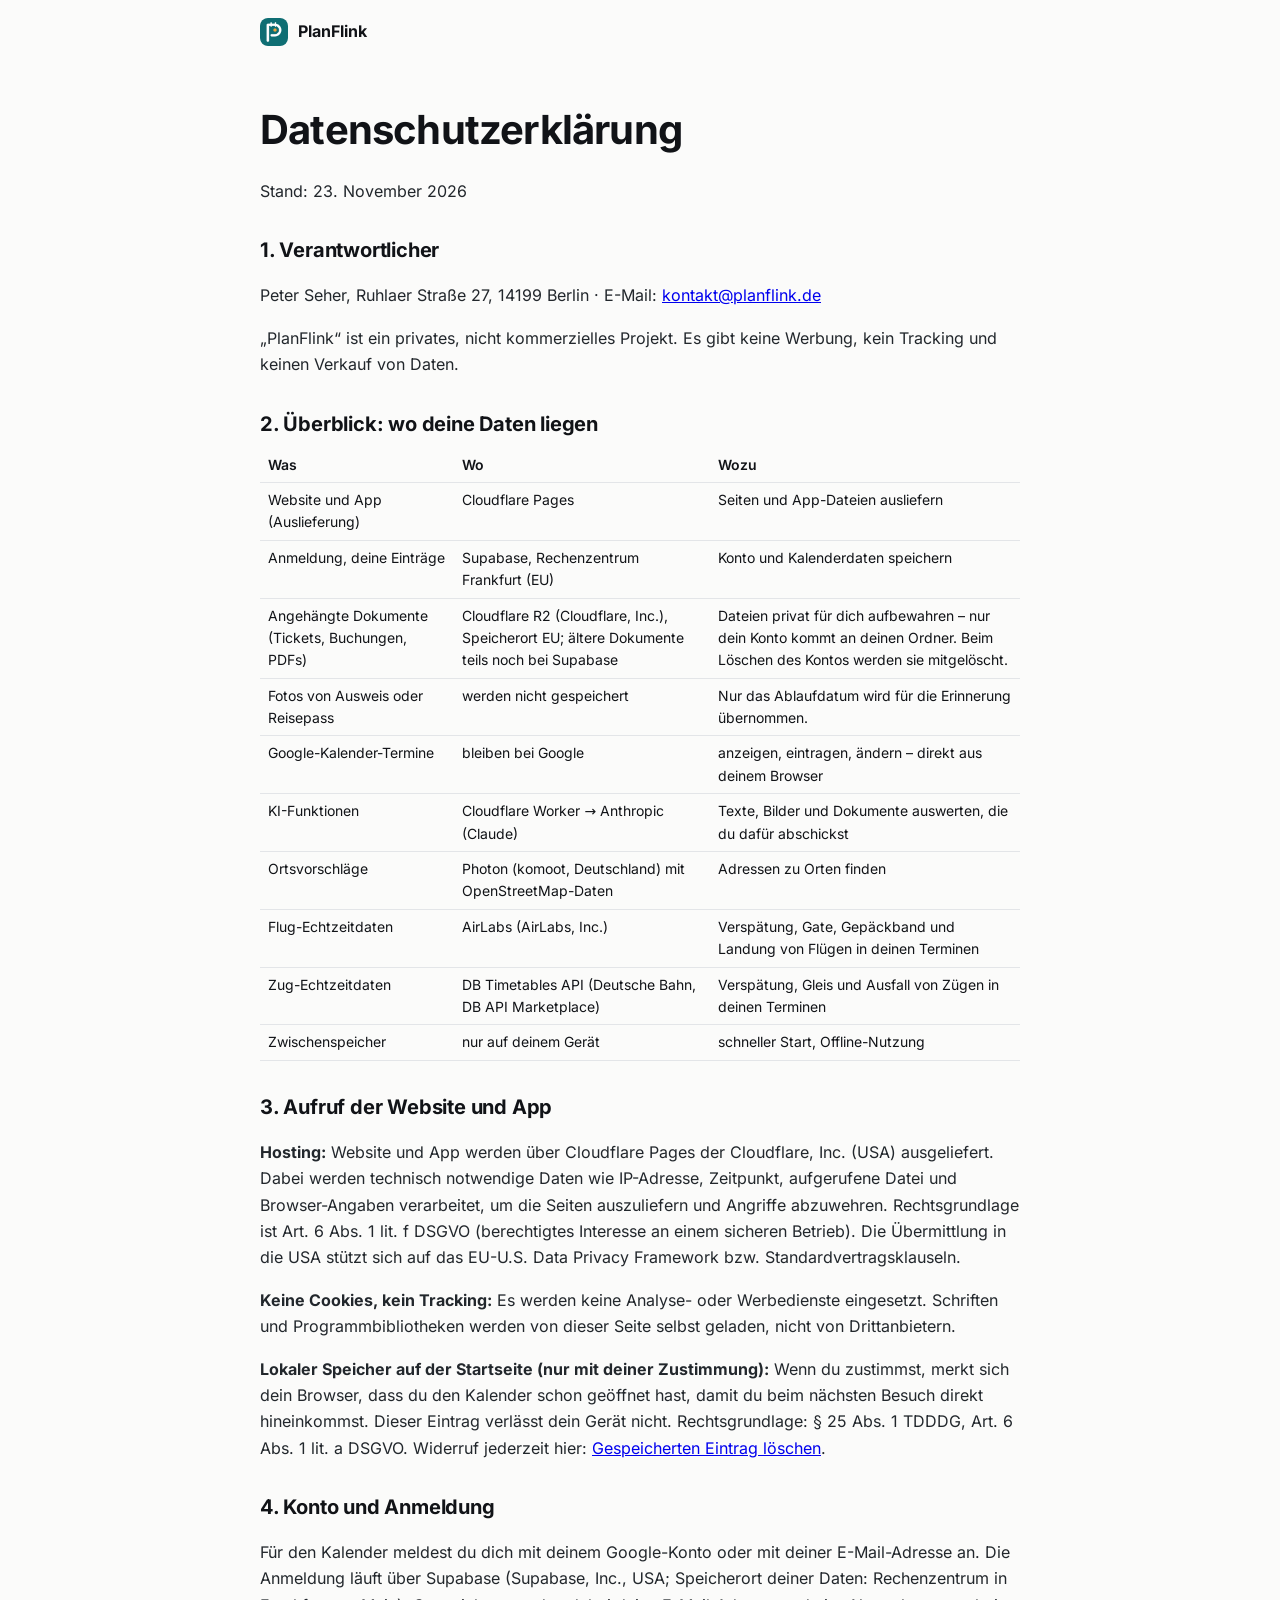
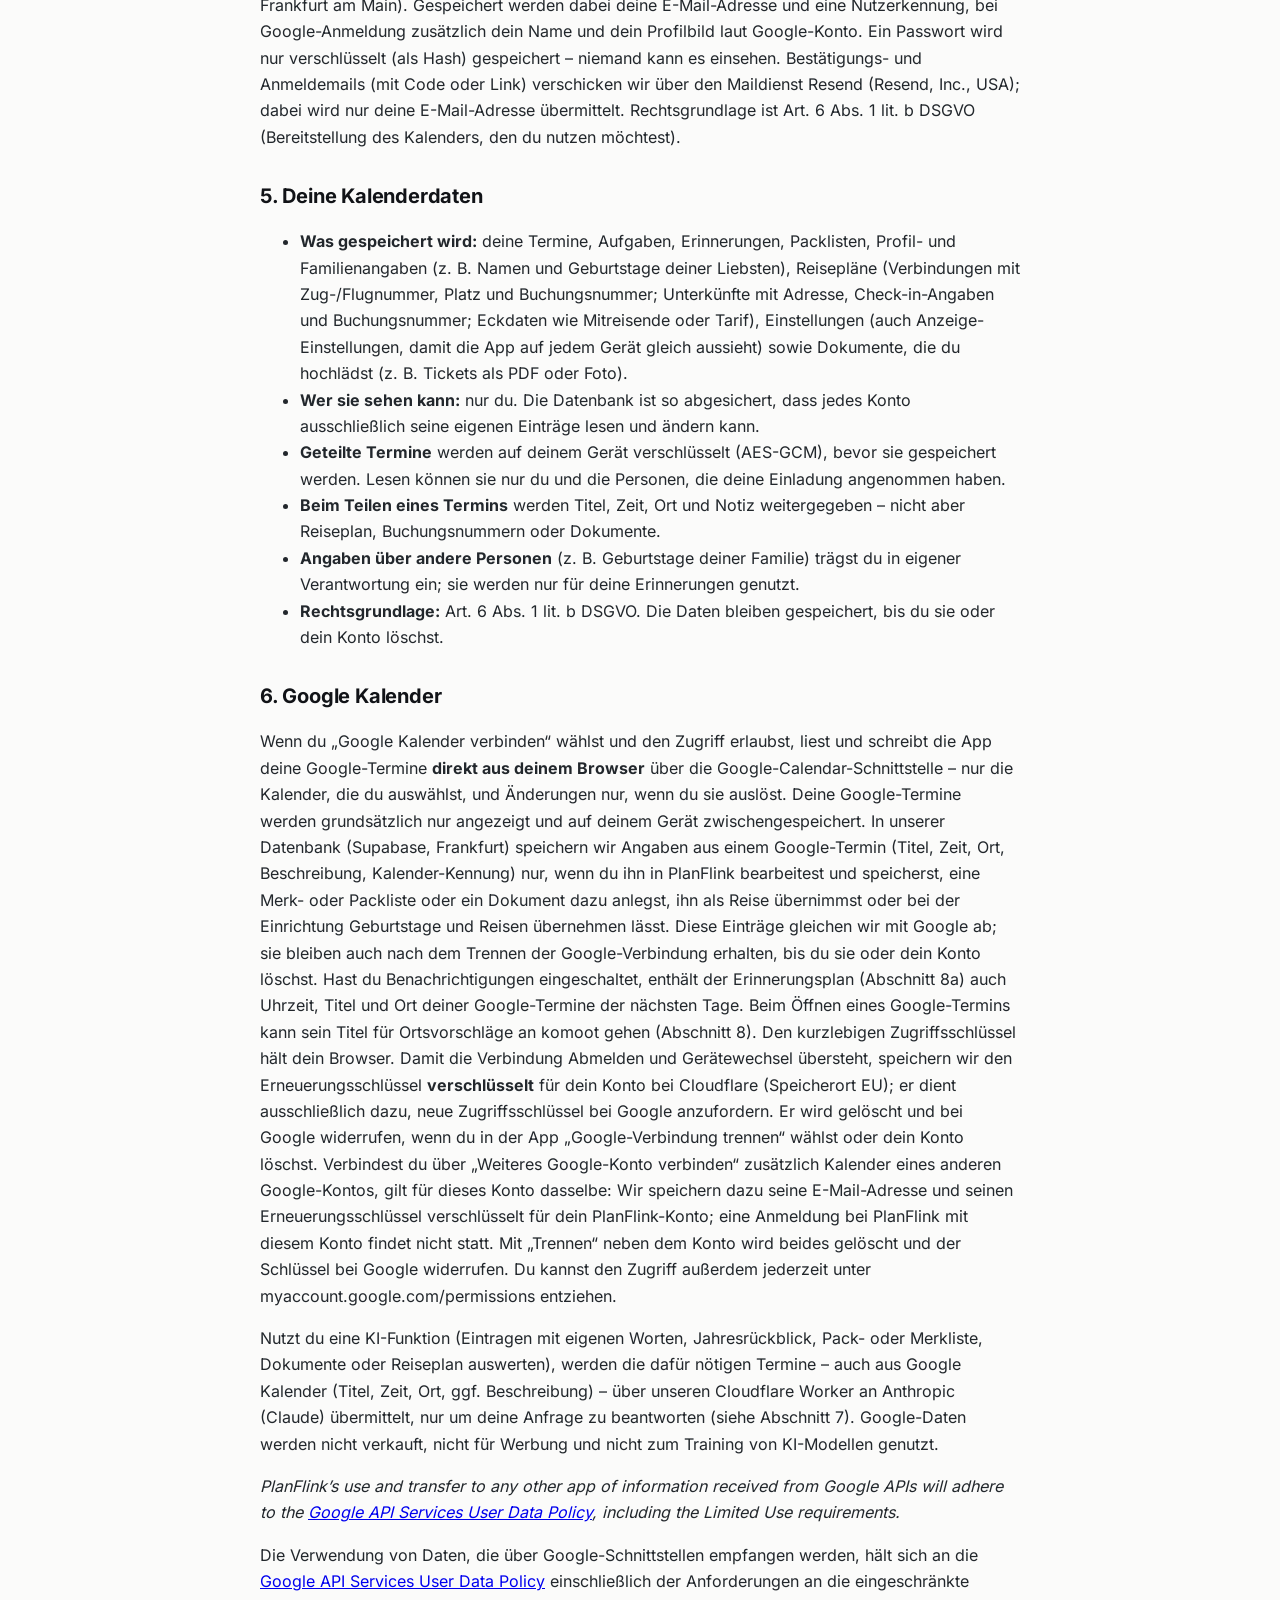
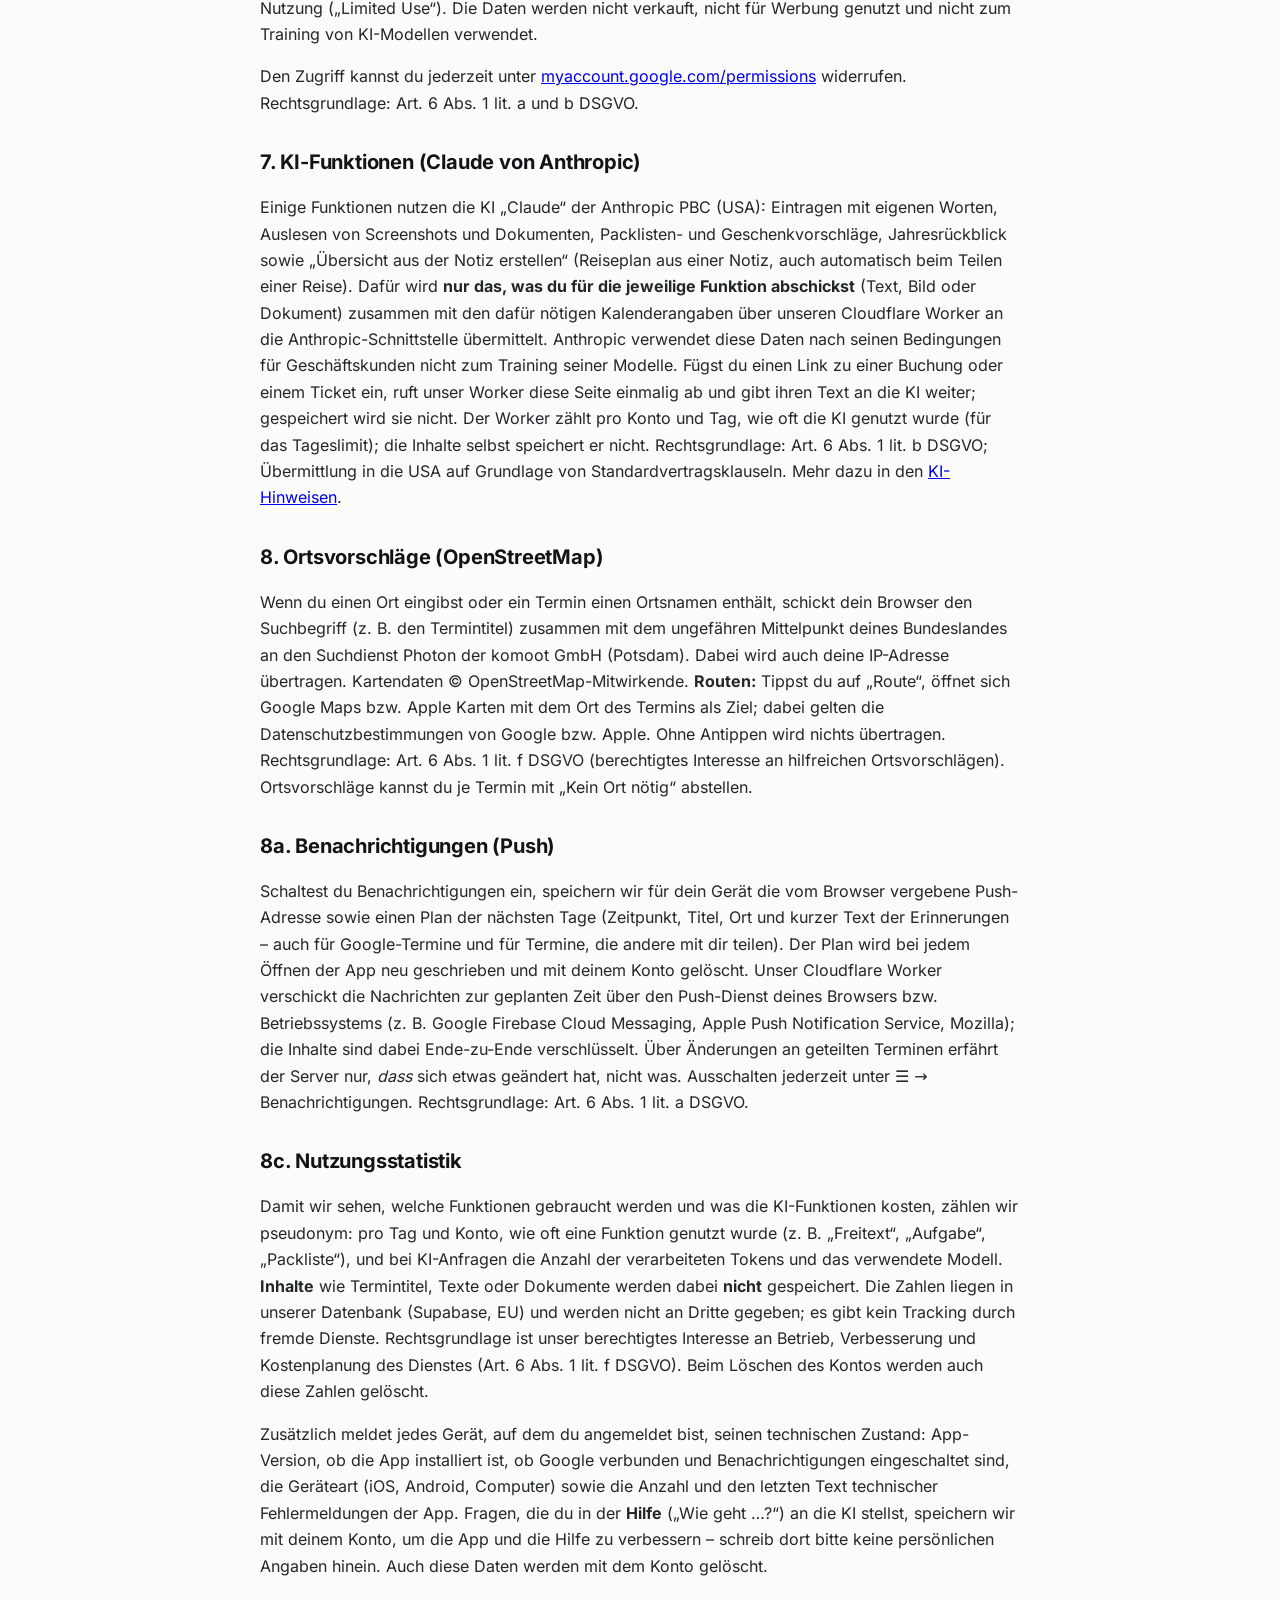
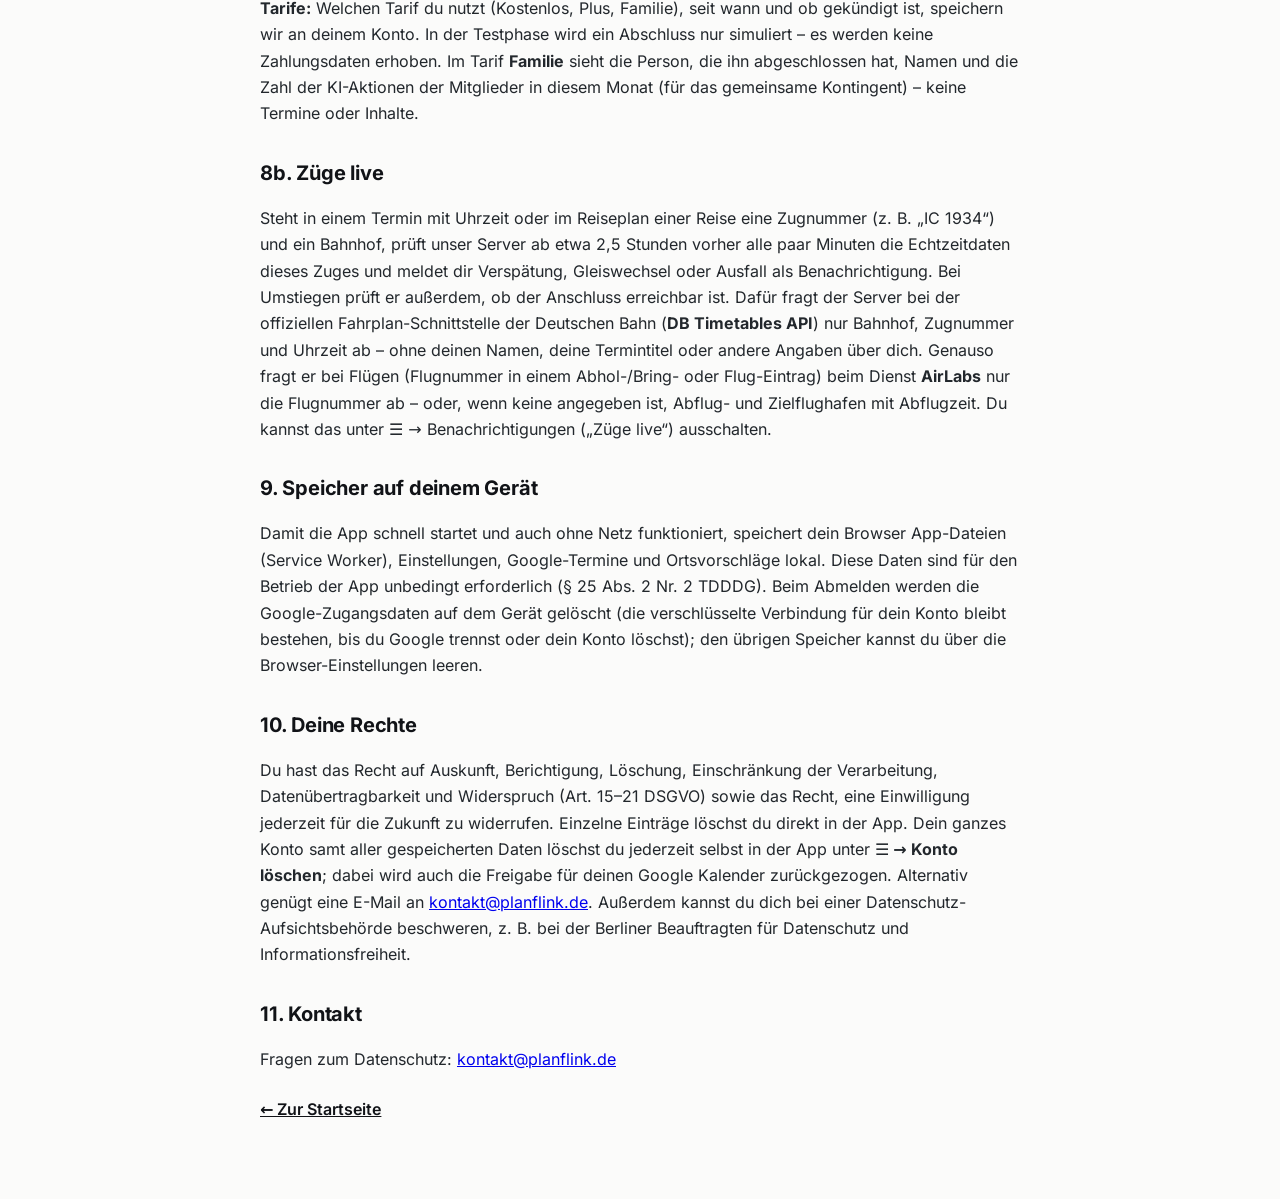
<file: datenschutz.html>
<!doctype html>
<html lang="de">
<head>
<script>if(/onrender\.com$|pages\.dev$|^www\./.test(location.hostname))location.replace("https://planflink.de"+location.pathname+location.search+location.hash)</script>
<meta charset="utf-8">
<meta name="viewport" content="width=device-width,initial-scale=1,viewport-fit=cover">
<title>Datenschutz · PlanFlink</title>
<meta name="robots" content="noindex">
<link rel="icon" href="/favicon.png">
<link rel="stylesheet" href="/site.css">
<style>body{margin:0;background:#fbfbfa;color:#111317;font:16px/1.6 Inter,system-ui,sans-serif;-webkit-font-smoothing:antialiased} h1,h2{font-weight:700;letter-spacing:-.02em} .nav{max-width:760px;margin:0 auto;padding:18px 20px 0;display:flex;align-items:center;gap:10px;font-weight:700} .nav img{width:28px;height:28px;border-radius:8px} .nav a{color:inherit;text-decoration:none;display:flex;align-items:center;gap:10px}.dt{border-collapse:collapse;width:100%;font-size:14px;margin:8px 0}.dt th,.dt td{text-align:left;vertical-align:top;padding:6px 8px;border-bottom:1px solid #e3e5e8}.dt th{font-weight:600}@media(max-width:560px){.dt{font-size:13px}.dt th,.dt td{padding:5px 4px}}</style>
</head>
<body>
<div class="nav"><a href="/?info"><img src="/icon-192.png" alt=""> PlanFlink</a></div>
<main class="legal">
<h1>Datenschutzerklärung</h1>
<p>Stand: 23. November 2026</p>
<h2>1. Verantwortlicher</h2>
<p>Peter Seher, Ruhlaer Straße 27, 14199 Berlin · E-Mail: <a href="mailto:kontakt@planflink.de">kontakt@planflink.de</a></p>
<p>„PlanFlink“ ist ein privates, nicht kommerzielles Projekt. Es gibt keine Werbung, kein Tracking und keinen Verkauf von Daten.</p>

<h2>2. Überblick: wo deine Daten liegen</h2>
<table class="dt">
<tr><th>Was</th><th>Wo</th><th>Wozu</th></tr>
<tr><td>Website und App (Auslieferung)</td><td>Cloudflare Pages</td><td>Seiten und App-Dateien ausliefern</td></tr>
<tr><td>Anmeldung, deine Einträge</td><td>Supabase, Rechenzentrum Frankfurt (EU)</td><td>Konto und Kalenderdaten speichern</td></tr>
<tr><td>Angehängte Dokumente (Tickets, Buchungen, PDFs)</td><td>Cloudflare R2 (Cloudflare, Inc.), Speicherort EU; ältere Dokumente teils noch bei Supabase</td><td>Dateien privat für dich aufbewahren – nur dein Konto kommt an deinen Ordner. Beim Löschen des Kontos werden sie mitgelöscht.</td></tr>
<tr><td>Fotos von Ausweis oder Reisepass</td><td>werden nicht gespeichert</td><td>Nur das Ablaufdatum wird für die Erinnerung übernommen.</td></tr>
<tr><td>Google-Kalender-Termine</td><td>bleiben bei Google</td><td>anzeigen, eintragen, ändern – direkt aus deinem Browser</td></tr>
<tr><td>KI-Funktionen</td><td>Cloudflare Worker → Anthropic (Claude)</td><td>Texte, Bilder und Dokumente auswerten, die du dafür abschickst</td></tr>
<tr><td>Ortsvorschläge</td><td>Photon (komoot, Deutschland) mit OpenStreetMap-Daten</td><td>Adressen zu Orten finden</td></tr>
<tr><td>Flug-Echtzeitdaten</td><td>AirLabs (AirLabs, Inc.)</td><td>Verspätung, Gate, Gepäckband und Landung von Flügen in deinen Terminen</td></tr>
<tr><td>Zug-Echtzeitdaten</td><td>DB Timetables API (Deutsche Bahn, DB API Marketplace)</td><td>Verspätung, Gleis und Ausfall von Zügen in deinen Terminen</td></tr>
<tr><td>Zwischenspeicher</td><td>nur auf deinem Gerät</td><td>schneller Start, Offline-Nutzung</td></tr>
</table>

<h2>3. Aufruf der Website und App</h2>
<p><b>Hosting:</b> Website und App werden über Cloudflare Pages der Cloudflare, Inc. (USA) ausgeliefert. Dabei werden technisch notwendige Daten wie IP-Adresse, Zeitpunkt, aufgerufene Datei und Browser-Angaben verarbeitet, um die Seiten auszuliefern und Angriffe abzuwehren. Rechtsgrundlage ist Art. 6 Abs. 1 lit. f DSGVO (berechtigtes Interesse an einem sicheren Betrieb). Die Übermittlung in die USA stützt sich auf das EU-U.S. Data Privacy Framework bzw. Standardvertragsklauseln.</p>
<p><b>Keine Cookies, kein Tracking:</b> Es werden keine Analyse- oder Werbedienste eingesetzt. Schriften und Programmbibliotheken werden von dieser Seite selbst geladen, nicht von Drittanbietern.</p>
<p><b>Lokaler Speicher auf der Startseite (nur mit deiner Zustimmung):</b> Wenn du zustimmst, merkt sich dein Browser, dass du den Kalender schon geöffnet hast, damit du beim nächsten Besuch direkt hineinkommst. Dieser Eintrag verlässt dein Gerät nicht. Rechtsgrundlage: § 25 Abs. 1 TDDDG, Art. 6 Abs. 1 lit. a DSGVO. Widerruf jederzeit hier: <a href="#" onclick="try{localStorage.removeItem('mk-open');localStorage.removeItem('mk-consent')}catch(e){};alert('Gelöscht.');return false">Gespeicherten Eintrag löschen</a>.</p>

<h2>4. Konto und Anmeldung</h2>
<p>Für den Kalender meldest du dich mit deinem Google-Konto oder mit deiner E-Mail-Adresse an. Die Anmeldung läuft über Supabase (Supabase, Inc., USA; Speicherort deiner Daten: Rechenzentrum in Frankfurt am Main). Gespeichert werden dabei deine E-Mail-Adresse und eine Nutzerkennung, bei Google-Anmeldung zusätzlich dein Name und dein Profilbild laut Google-Konto. Ein Passwort wird nur verschlüsselt (als Hash) gespeichert – niemand kann es einsehen. Bestätigungs- und Anmeldemails (mit Code oder Link) verschicken wir über den Maildienst Resend (Resend, Inc., USA); dabei wird nur deine E-Mail-Adresse übermittelt. Rechtsgrundlage ist Art. 6 Abs. 1 lit. b DSGVO (Bereitstellung des Kalenders, den du nutzen möchtest).</p>

<h2>5. Deine Kalenderdaten</h2>
<ul>
<li><b>Was gespeichert wird:</b> deine Termine, Aufgaben, Erinnerungen, Packlisten, Profil- und Familienangaben (z. B. Namen und Geburtstage deiner Liebsten), Reisepläne (Verbindungen mit Zug-/Flugnummer, Platz und Buchungsnummer; Unterkünfte mit Adresse, Check-in-Angaben und Buchungsnummer; Eckdaten wie Mitreisende oder Tarif), Einstellungen (auch Anzeige-Einstellungen, damit die App auf jedem Gerät gleich aussieht) sowie Dokumente, die du hochlädst (z. B. Tickets als PDF oder Foto).</li>
<li><b>Wer sie sehen kann:</b> nur du. Die Datenbank ist so abgesichert, dass jedes Konto ausschließlich seine eigenen Einträge lesen und ändern kann.</li>
<li><b>Geteilte Termine</b> werden auf deinem Gerät verschlüsselt (AES-GCM), bevor sie gespeichert werden. Lesen können sie nur du und die Personen, die deine Einladung angenommen haben.</li>
<li><b>Beim Teilen eines Termins</b> werden Titel, Zeit, Ort und Notiz weitergegeben – nicht aber Reiseplan, Buchungsnummern oder Dokumente.</li>
<li><b>Angaben über andere Personen</b> (z. B. Geburtstage deiner Familie) trägst du in eigener Verantwortung ein; sie werden nur für deine Erinnerungen genutzt.</li>
<li><b>Rechtsgrundlage:</b> Art. 6 Abs. 1 lit. b DSGVO. Die Daten bleiben gespeichert, bis du sie oder dein Konto löschst.</li>
</ul>

<h2>6. Google Kalender</h2>
<p>Wenn du „Google Kalender verbinden“ wählst und den Zugriff erlaubst, liest und schreibt die App deine Google-Termine <b>direkt aus deinem Browser</b> über die Google-Calendar-Schnittstelle – nur die Kalender, die du auswählst, und Änderungen nur, wenn du sie auslöst. Deine Google-Termine werden grundsätzlich nur angezeigt und auf deinem Gerät zwischengespeichert. In unserer Datenbank (Supabase, Frankfurt) speichern wir Angaben aus einem Google-Termin (Titel, Zeit, Ort, Beschreibung, Kalender-Kennung) nur, wenn du ihn in PlanFlink bearbeitest und speicherst, eine Merk- oder Packliste oder ein Dokument dazu anlegst, ihn als Reise übernimmst oder bei der Einrichtung Geburtstage und Reisen übernehmen lässt. Diese Einträge gleichen wir mit Google ab; sie bleiben auch nach dem Trennen der Google-Verbindung erhalten, bis du sie oder dein Konto löschst. Hast du Benachrichtigungen eingeschaltet, enthält der Erinnerungsplan (Abschnitt 8a) auch Uhrzeit, Titel und Ort deiner Google-Termine der nächsten Tage. Beim Öffnen eines Google-Termins kann sein Titel für Ortsvorschläge an komoot gehen (Abschnitt 8). Den kurzlebigen Zugriffsschlüssel hält dein Browser. Damit die Verbindung Abmelden und Gerätewechsel übersteht, speichern wir den Erneuerungsschlüssel <b>verschlüsselt</b> für dein Konto bei Cloudflare (Speicherort EU); er dient ausschließlich dazu, neue Zugriffsschlüssel bei Google anzufordern. Er wird gelöscht und bei Google widerrufen, wenn du in der App „Google-Verbindung trennen“ wählst oder dein Konto löschst. Verbindest du über „Weiteres Google-Konto verbinden“ zusätzlich Kalender eines anderen Google-Kontos, gilt für dieses Konto dasselbe: Wir speichern dazu seine E-Mail-Adresse und seinen Erneuerungsschlüssel verschlüsselt für dein PlanFlink-Konto; eine Anmeldung bei PlanFlink mit diesem Konto findet nicht statt. Mit „Trennen“ neben dem Konto wird beides gelöscht und der Schlüssel bei Google widerrufen. Du kannst den Zugriff außerdem jederzeit unter myaccount.google.com/permissions entziehen.</p>
<p>Nutzt du eine KI-Funktion (Eintragen mit eigenen Worten, Jahresrückblick, Pack- oder Merkliste, Dokumente oder Reiseplan auswerten), werden die dafür nötigen Termine – auch aus Google Kalender (Titel, Zeit, Ort, ggf. Beschreibung) – über unseren Cloudflare Worker an Anthropic (Claude) übermittelt, nur um deine Anfrage zu beantworten (siehe Abschnitt 7). Google-Daten werden nicht verkauft, nicht für Werbung und nicht zum Training von KI-Modellen genutzt.</p>
<p lang="en"><i>PlanFlink’s use and transfer to any other app of information received from Google APIs will adhere to the <a href="https://developers.google.com/terms/api-services-user-data-policy" target="_blank" rel="noopener">Google API Services User Data Policy</a>, including the Limited Use requirements.</i></p>
<p>Die Verwendung von Daten, die über Google-Schnittstellen empfangen werden, hält sich an die <a href="https://developers.google.com/terms/api-services-user-data-policy" target="_blank" rel="noopener">Google API Services User Data Policy</a> einschließlich der Anforderungen an die eingeschränkte Nutzung („Limited Use“). Die Daten werden nicht verkauft, nicht für Werbung genutzt und nicht zum Training von KI-Modellen verwendet.</p>
<p>Den Zugriff kannst du jederzeit unter <a href="https://myaccount.google.com/permissions" target="_blank" rel="noopener">myaccount.google.com/permissions</a> widerrufen. Rechtsgrundlage: Art. 6 Abs. 1 lit. a und b DSGVO.</p>

<h2>7. KI-Funktionen (Claude von Anthropic)</h2>
<p>Einige Funktionen nutzen die KI „Claude“ der Anthropic PBC (USA): Eintragen mit eigenen Worten, Auslesen von Screenshots und Dokumenten, Packlisten- und Geschenkvorschläge, Jahresrückblick sowie „Übersicht aus der Notiz erstellen“ (Reiseplan aus einer Notiz, auch automatisch beim Teilen einer Reise). Dafür wird <b>nur das, was du für die jeweilige Funktion abschickst</b> (Text, Bild oder Dokument) zusammen mit den dafür nötigen Kalenderangaben über unseren Cloudflare Worker an die Anthropic-Schnittstelle übermittelt. Anthropic verwendet diese Daten nach seinen Bedingungen für Geschäftskunden nicht zum Training seiner Modelle. Fügst du einen Link zu einer Buchung oder einem Ticket ein, ruft unser Worker diese Seite einmalig ab und gibt ihren Text an die KI weiter; gespeichert wird sie nicht. Der Worker zählt pro Konto und Tag, wie oft die KI genutzt wurde (für das Tageslimit); die Inhalte selbst speichert er nicht. Rechtsgrundlage: Art. 6 Abs. 1 lit. b DSGVO; Übermittlung in die USA auf Grundlage von Standardvertragsklauseln. Mehr dazu in den <a href="/ki-hinweise.html">KI-Hinweisen</a>.</p>

<h2>8. Ortsvorschläge (OpenStreetMap)</h2>
<p>Wenn du einen Ort eingibst oder ein Termin einen Ortsnamen enthält, schickt dein Browser den Suchbegriff (z. B. den Termintitel) zusammen mit dem ungefähren Mittelpunkt deines Bundeslandes an den Suchdienst Photon der komoot GmbH (Potsdam). Dabei wird auch deine IP-Adresse übertragen. Kartendaten © OpenStreetMap-Mitwirkende. <b>Routen:</b> Tippst du auf „Route“, öffnet sich Google Maps bzw. Apple Karten mit dem Ort des Termins als Ziel; dabei gelten die Datenschutzbestimmungen von Google bzw. Apple. Ohne Antippen wird nichts übertragen. Rechtsgrundlage: Art. 6 Abs. 1 lit. f DSGVO (berechtigtes Interesse an hilfreichen Ortsvorschlägen). Ortsvorschläge kannst du je Termin mit „Kein Ort nötig“ abstellen.</p>

<h2>8a. Benachrichtigungen (Push)</h2>
<p>Schaltest du Benachrichtigungen ein, speichern wir für dein Gerät die vom Browser vergebene Push-Adresse sowie einen Plan der nächsten Tage (Zeitpunkt, Titel, Ort und kurzer Text der Erinnerungen – auch für Google-Termine und für Termine, die andere mit dir teilen). Der Plan wird bei jedem Öffnen der App neu geschrieben und mit deinem Konto gelöscht. Unser Cloudflare Worker verschickt die Nachrichten zur geplanten Zeit über den Push-Dienst deines Browsers bzw. Betriebssystems (z. B. Google Firebase Cloud Messaging, Apple Push Notification Service, Mozilla); die Inhalte sind dabei Ende-zu-Ende verschlüsselt. Über Änderungen an geteilten Terminen erfährt der Server nur, <i>dass</i> sich etwas geändert hat, nicht was. Ausschalten jederzeit unter ☰ → Benachrichtigungen. Rechtsgrundlage: Art. 6 Abs. 1 lit. a DSGVO.</p>

<h2>8c. Nutzungsstatistik</h2>
<p>Damit wir sehen, welche Funktionen gebraucht werden und was die KI-Funktionen kosten, zählen wir pseudonym: pro Tag und Konto, wie oft eine Funktion genutzt wurde (z. B. „Freitext“, „Aufgabe“, „Packliste“), und bei KI-Anfragen die Anzahl der verarbeiteten Tokens und das verwendete Modell. <b>Inhalte</b> wie Termintitel, Texte oder Dokumente werden dabei <b>nicht</b> gespeichert. Die Zahlen liegen in unserer Datenbank (Supabase, EU) und werden nicht an Dritte gegeben; es gibt kein Tracking durch fremde Dienste. Rechtsgrundlage ist unser berechtigtes Interesse an Betrieb, Verbesserung und Kostenplanung des Dienstes (Art. 6 Abs. 1 lit. f DSGVO). Beim Löschen des Kontos werden auch diese Zahlen gelöscht.</p>
<p>Zusätzlich meldet jedes Gerät, auf dem du angemeldet bist, seinen technischen Zustand: App-Version, ob die App installiert ist, ob Google verbunden und Benachrichtigungen eingeschaltet sind, die Geräteart (iOS, Android, Computer) sowie die Anzahl und den letzten Text technischer Fehlermeldungen der App. Fragen, die du in der <b>Hilfe</b> („Wie geht …?“) an die KI stellst, speichern wir mit deinem Konto, um die App und die Hilfe zu verbessern – schreib dort bitte keine persönlichen Angaben hinein. Auch diese Daten werden mit dem Konto gelöscht.</p>
<p><b>Tarife:</b> Welchen Tarif du nutzt (Kostenlos, Plus, Familie), seit wann und ob gekündigt ist, speichern wir an deinem Konto. In der Testphase wird ein Abschluss nur simuliert – es werden keine Zahlungsdaten erhoben. Im Tarif <b>Familie</b> sieht die Person, die ihn abgeschlossen hat, Namen und die Zahl der KI-Aktionen der Mitglieder in diesem Monat (für das gemeinsame Kontingent) – keine Termine oder Inhalte.</p>
<h2>8b. Züge live</h2>
<p>Steht in einem Termin mit Uhrzeit oder im Reiseplan einer Reise eine Zugnummer (z. B. „IC 1934“) und ein Bahnhof, prüft unser Server ab etwa 2,5 Stunden vorher alle paar Minuten die Echtzeitdaten dieses Zuges und meldet dir Verspätung, Gleiswechsel oder Ausfall als Benachrichtigung. Bei Umstiegen prüft er außerdem, ob der Anschluss erreichbar ist. Dafür fragt der Server bei der offiziellen Fahrplan-Schnittstelle der Deutschen Bahn (<b>DB Timetables API</b>) nur Bahnhof, Zugnummer und Uhrzeit ab – ohne deinen Namen, deine Termintitel oder andere Angaben über dich. Genauso fragt er bei Flügen (Flugnummer in einem Abhol-/Bring- oder Flug-Eintrag) beim Dienst <b>AirLabs</b> nur die Flugnummer ab – oder, wenn keine angegeben ist, Abflug- und Zielflughafen mit Abflugzeit. Du kannst das unter ☰ → Benachrichtigungen („Züge live“) ausschalten.</p>
<h2>9. Speicher auf deinem Gerät</h2>
<p>Damit die App schnell startet und auch ohne Netz funktioniert, speichert dein Browser App-Dateien (Service Worker), Einstellungen, Google-Termine und Ortsvorschläge lokal. Diese Daten sind für den Betrieb der App unbedingt erforderlich (§ 25 Abs. 2 Nr. 2 TDDDG). Beim Abmelden werden die Google-Zugangsdaten auf dem Gerät gelöscht (die verschlüsselte Verbindung für dein Konto bleibt bestehen, bis du Google trennst oder dein Konto löschst); den übrigen Speicher kannst du über die Browser-Einstellungen leeren.</p>

<h2>10. Deine Rechte</h2>
<p>Du hast das Recht auf Auskunft, Berichtigung, Löschung, Einschränkung der Verarbeitung, Datenübertragbarkeit und Widerspruch (Art. 15–21 DSGVO) sowie das Recht, eine Einwilligung jederzeit für die Zukunft zu widerrufen. Einzelne Einträge löschst du direkt in der App. Dein ganzes Konto samt aller gespeicherten Daten löschst du jederzeit selbst in der App unter <b>☰ → Konto löschen</b>; dabei wird auch die Freigabe für deinen Google Kalender zurückgezogen. Alternativ genügt eine E-Mail an <a href="mailto:kontakt@planflink.de">kontakt@planflink.de</a>. Außerdem kannst du dich bei einer Datenschutz-Aufsichtsbehörde beschweren, z. B. bei der Berliner Beauftragten für Datenschutz und Informationsfreiheit.</p>

<h2>11. Kontakt</h2>
<p>Fragen zum Datenschutz: <a href="mailto:kontakt@planflink.de">kontakt@planflink.de</a></p>
<p><a class="back" href="/?info">← Zur Startseite</a></p>
</main>
</body>
</html>
</file>
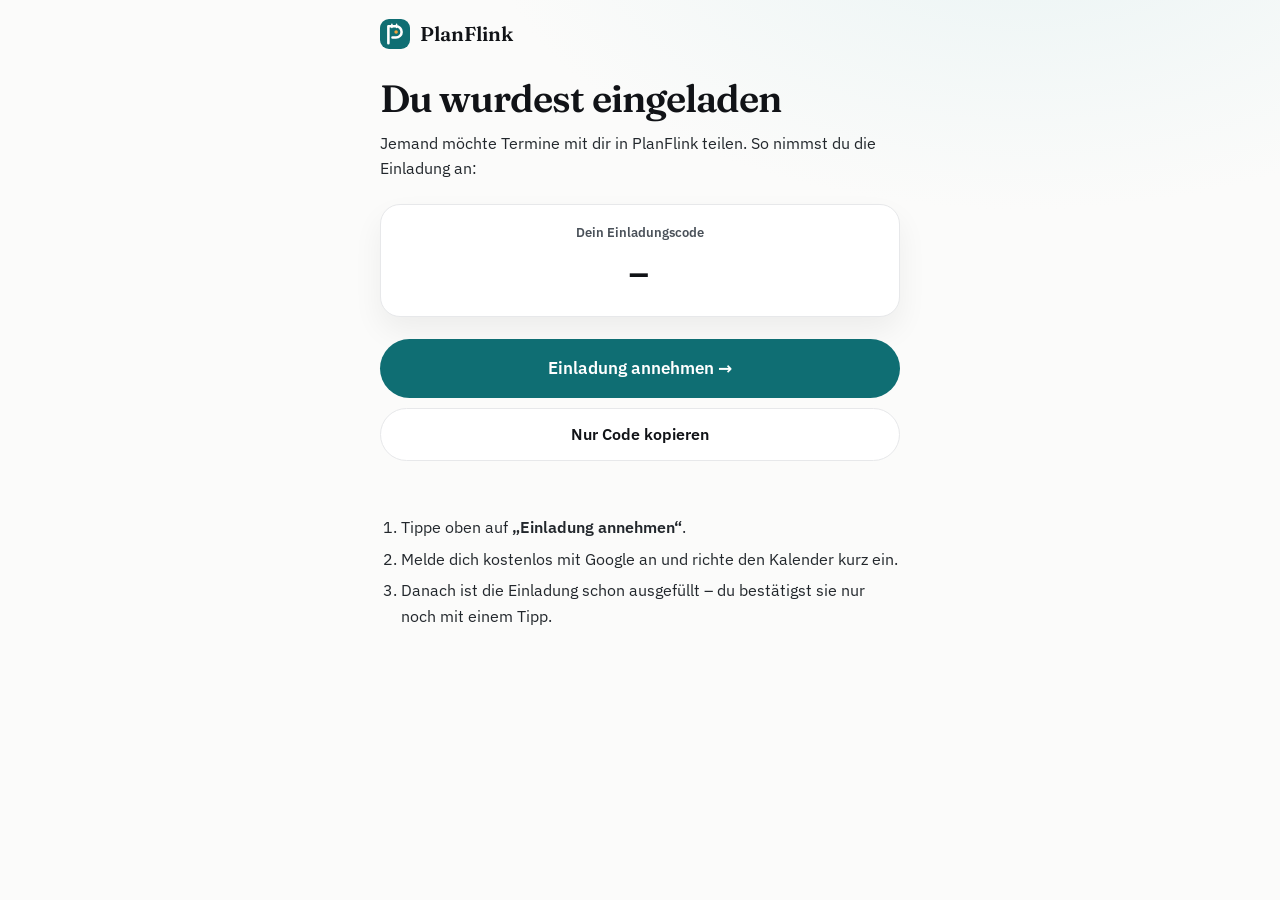
<file: einladung.html>
<!doctype html>
<html lang="de">
<head>
<script>if(/onrender\.com$|pages\.dev$|^www\./.test(location.hostname))location.replace("https://planflink.de"+location.pathname+location.search+location.hash)</script>
<meta charset="utf-8">
<meta name="viewport" content="width=device-width,initial-scale=1,viewport-fit=cover">
<title>Einladung · PlanFlink</title>
<meta name="robots" content="noindex">
<meta property="og:type" content="website">
<meta property="og:site_name" content="PlanFlink">
<meta property="og:title" content="Einladung zu PlanFlink">
<meta property="og:description" content="Gemeinsame Termine teilen – öffne den Link, um die Einladung anzunehmen.">
<meta property="og:image" content="https://planflink.de/og.png">
<meta property="og:image:width" content="1200">
<meta property="og:image:height" content="630">
<meta name="twitter:card" content="summary_large_image">
<link rel="icon" href="/favicon.png">
<link rel="stylesheet" href="/site.css">
<style>
  @font-face { font-family: "IBM Plex Sans"; font-weight: 400; src: url(/app/vendor/fonts/ibm-plex-sans-latin-400-normal.woff2) format("woff2"); } @font-face { font-family: "IBM Plex Sans"; font-weight: 600; src: url(/app/vendor/fonts/ibm-plex-sans-latin-600-normal.woff2) format("woff2"); } @font-face { font-family: Fraunces; font-weight: 600; src: url(/app/vendor/fonts/fraunces-latin-600-normal.woff2) format("woff2"); }
  h1 { font-family: Fraunces, Georgia, serif; font-weight: 600; letter-spacing: -.3px; }
  body { margin: 0; min-height: 100vh; background: radial-gradient(900px 500px at 80% -10%, #eaf4f4, #fbfbfa 60%); color: #111317; font: 16px/1.6 "IBM Plex Sans", system-ui, sans-serif; -webkit-font-smoothing: antialiased; display: flex; flex-direction: column; }
  .nav { max-width: 560px; width: 100%; margin: 0 auto; padding: max(18px, env(safe-area-inset-top)) 20px 0; display: flex; align-items: center; gap: 10px; font-weight: 700; box-sizing: border-box; }
  .nav img { width: 30px; height: 30px; border-radius: 9px; }
  main { flex: 1; max-width: 560px; width: 100%; margin: 0 auto; padding: 28px 20px 40px; box-sizing: border-box; }
  h1 { font-size: clamp(28px, 6vw, 38px); line-height: 1.12; letter-spacing: -0.025em; margin: 0 0 10px; }
  p { color: #22272c; margin: 0 0 18px; }
  .code { background: #fff; border: 1px solid #e7e8ea; border-radius: 20px; padding: 18px; text-align: center; margin: 22px 0; box-shadow: 0 14px 30px rgba(17,19,23,.06); }
  .code small { display: block; font-size: 13px; font-weight: 600; color: #4a5159; margin-bottom: 6px; }
  .code b { display: block; font-size: 30px; letter-spacing: .08em; font-family: ui-monospace, "SF Mono", Menlo, monospace; user-select: all; -webkit-user-select: all; }
  .btn { display: flex; width: 100%; justify-content: center; align-items: center; gap: 8px; background: #0f6e73; color: #fff; text-decoration: none; font: inherit; font-weight: 600; font-size: 17px; padding: 16px; border-radius: 999px; border: 0; cursor: pointer; box-sizing: border-box; }
  .btn.ghost { background: #fff; color: #111317; border: 1px solid #e7e8ea; margin-top: 10px; font-size: 15.5px; padding: 13px; }
  ol { padding-left: 1.3rem; margin: 22px 0 0; color: #22272c; } li { margin: 6px 0; }
  .ok { color: #0f6e73; font-weight: 600; min-height: 1.4em; text-align: center; margin-top: 10px; }
</style>
</head>
<body>
<div class="nav"><img src="/favicon.svg" alt=""> <span style="font-family:Fraunces,Georgia,serif;font-weight:600;font-size:20px">PlanFlink</span></div>
<main>
  <h1 id="t">Du wurdest eingeladen</h1>
  <p id="s">Jemand möchte Termine mit dir in PlanFlink teilen. So nimmst du die Einladung an:</p>
  <div class="code"><small>Dein Einladungscode</small><b id="c">–</b></div>
  <button class="btn" id="go">Code kopieren &amp; Kalender öffnen →</button>
  <button class="btn ghost" id="cp">Nur Code kopieren</button>
  <div class="ok" id="ok" aria-live="polite"></div>
  <ol>
    <li>Tippe oben auf <b id="golbl">„Code kopieren &amp; Kalender öffnen“</b>.</li>
    <li id="step2">Melde dich kostenlos <span id="via">mit Google</span> an und richte den Kalender kurz ein.</li>
    <li id="step3">Danach ist die Einladung schon ausgefüllt – du bestätigst sie nur noch mit einem Tipp.</li>
  </ol>
</main>
<script>
  var CAL = /onrender\.com$/.test(location.hostname) ? "https://claude.ai/artifact/V4VhQBviYQpo7nLrFvfxC1" : "/app/";   // neue Domain: eigene App
  var q = new URLSearchParams(location.hash.slice(1)), code = (q.get("c") || location.hash.slice(1).split("&")[0] || "").toUpperCase().replace(/[^0-9A-Z]/g, ""), von = q.get("von") || "";
  var fmt = code.replace(/(.{4})(?=.)/g, "$1-");
  document.getElementById("c").textContent = fmt || "–";
  if (von) { document.getElementById("t").textContent = von + " lädt dich ein"; document.getElementById("s").textContent = von + " möchte Termine mit dir in PlanFlink teilen – dann seht ihr beide, was ansteht."; }
  async function copy() { try { await navigator.clipboard.writeText(fmt); document.getElementById("ok").textContent = "Code kopiert ✓"; return true; }
    catch (e) { var r = document.createRange(); r.selectNodeContents(document.getElementById("c")); var s = getSelection(); s.removeAllRanges(); s.addRange(r); try { document.execCommand("copy"); document.getElementById("ok").textContent = "Code kopiert ✓"; return true; } catch (e2) { document.getElementById("ok").textContent = "Bitte den Code lange drücken und kopieren."; return false; } } }
  document.getElementById("cp").onclick = copy;
  var OLD = /onrender\.com$/.test(location.hostname);
  if (OLD) { document.getElementById("via").textContent = "(über Claude)"; document.getElementById("step3").innerHTML = "Am Ende der Einrichtung auf <b>„Jemand hat dich eingeladen? Code eingeben“</b> tippen und den Code einfügen. Später geht das auch über <b>☰ → „Teilen mit …“ → „Einladung annehmen“</b>."; }
  else { document.getElementById("go").textContent = "Einladung annehmen →"; var gl = document.getElementById("golbl"); if (gl) gl.textContent = "„Einladung annehmen“"; }
  // Neue App: Code gleich mitgeben, dort wird er nach der Anmeldung automatisch angenommen
  document.getElementById("go").onclick = async function () { await copy(); setTimeout(function () { location.href = OLD ? CAL : "/app/#invite=" + encodeURIComponent(code) + (von ? "&von=" + encodeURIComponent(von) : ""); }, OLD ? 500 : 200); };
</script>
</body>
</html>
</file>
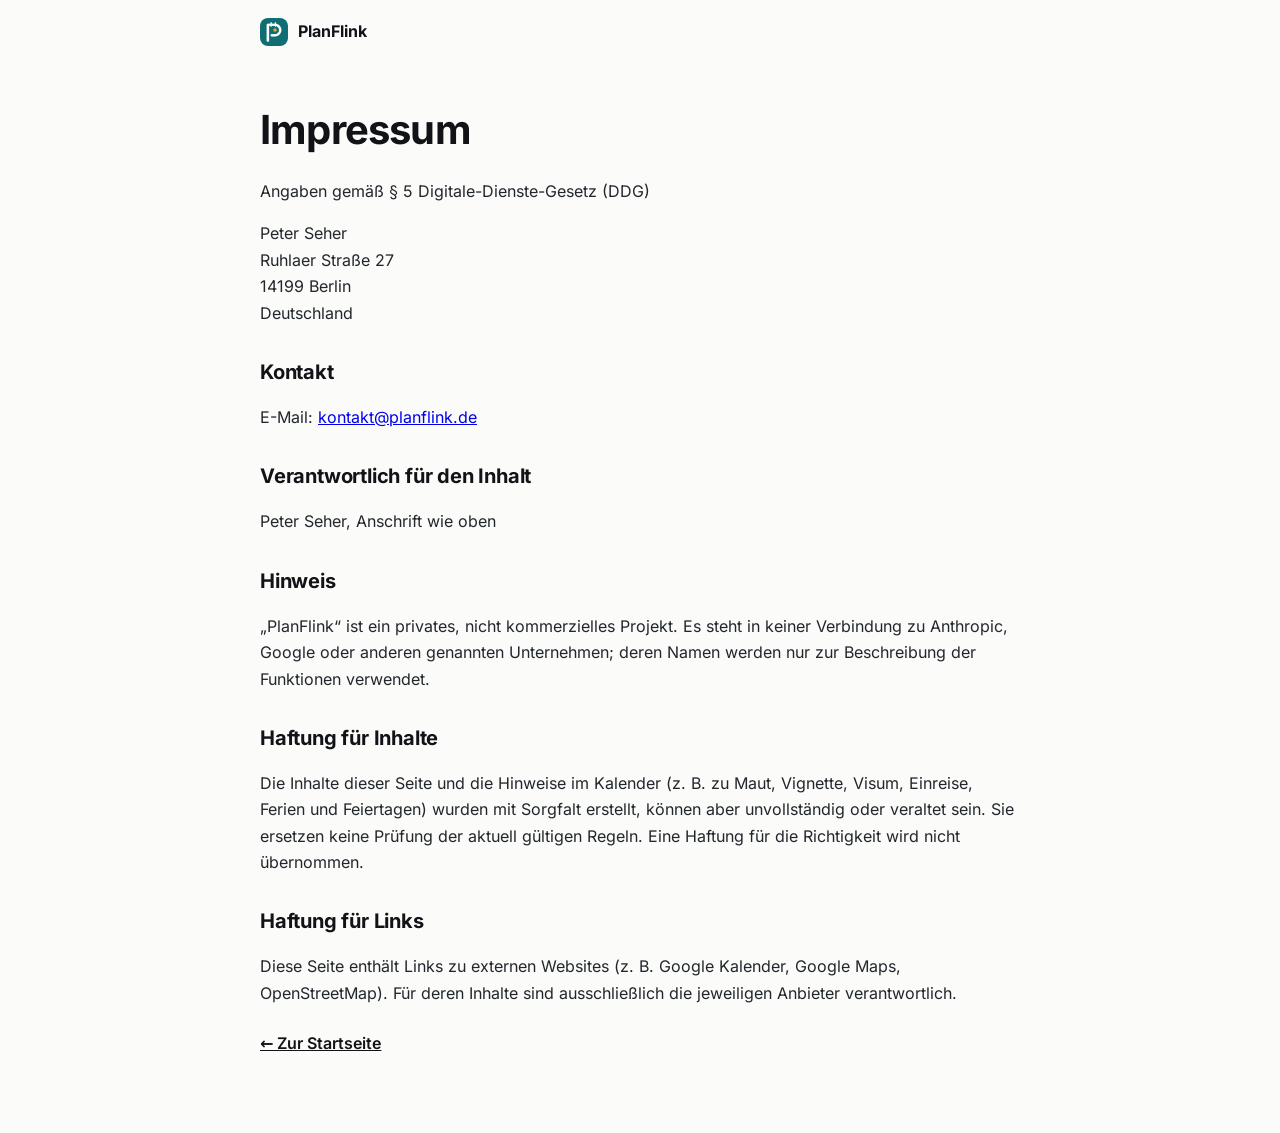
<file: impressum.html>
<!doctype html>
<html lang="de">
<head>
<script>if(/onrender\.com$|pages\.dev$|^www\./.test(location.hostname))location.replace("https://planflink.de"+location.pathname+location.search+location.hash)</script>
<meta charset="utf-8">
<meta name="viewport" content="width=device-width,initial-scale=1,viewport-fit=cover">
<title>Impressum · PlanFlink</title>
<meta name="robots" content="noindex">
<link rel="icon" href="/favicon.png">
<link rel="stylesheet" href="/site.css">
<style>body{margin:0;background:#fbfbfa;color:#111317;font:16px/1.6 Inter,system-ui,sans-serif;-webkit-font-smoothing:antialiased} h1,h2{font-weight:700;letter-spacing:-.02em} .nav{max-width:760px;margin:0 auto;padding:18px 20px 0;display:flex;align-items:center;gap:10px;font-weight:700} .nav img{width:28px;height:28px;border-radius:8px} .nav a{color:inherit;text-decoration:none;display:flex;align-items:center;gap:10px}</style>
</head>
<body>
<div class="nav"><a href="/?info"><img src="/icon-192.png" alt=""> PlanFlink</a></div>
<main class="legal">
<h1>Impressum</h1>
<p>Angaben gemäß § 5 Digitale-Dienste-Gesetz (DDG)</p>
<p>Peter Seher<br>Ruhlaer Straße 27<br>14199 Berlin<br>Deutschland</p>
<h2>Kontakt</h2>
<p>E-Mail: <a href="mailto:kontakt@planflink.de">kontakt@planflink.de</a></p>
<h2>Verantwortlich für den Inhalt</h2>
<p>Peter Seher, Anschrift wie oben</p>
<h2>Hinweis</h2>
<p>„PlanFlink“ ist ein privates, nicht kommerzielles Projekt. Es steht in keiner Verbindung zu Anthropic, Google oder anderen genannten Unternehmen; deren Namen werden nur zur Beschreibung der Funktionen verwendet.</p>
<h2>Haftung für Inhalte</h2>
<p>Die Inhalte dieser Seite und die Hinweise im Kalender (z. B. zu Maut, Vignette, Visum, Einreise, Ferien und Feiertagen) wurden mit Sorgfalt erstellt, können aber unvollständig oder veraltet sein. Sie ersetzen keine Prüfung der aktuell gültigen Regeln. Eine Haftung für die Richtigkeit wird nicht übernommen.</p>
<h2>Haftung für Links</h2>
<p>Diese Seite enthält Links zu externen Websites (z. B. Google Kalender, Google Maps, OpenStreetMap). Für deren Inhalte sind ausschließlich die jeweiligen Anbieter verantwortlich.</p>
<p><a class="back" href="/?info">← Zur Startseite</a></p>
</main>
</body>
</html>
</file>
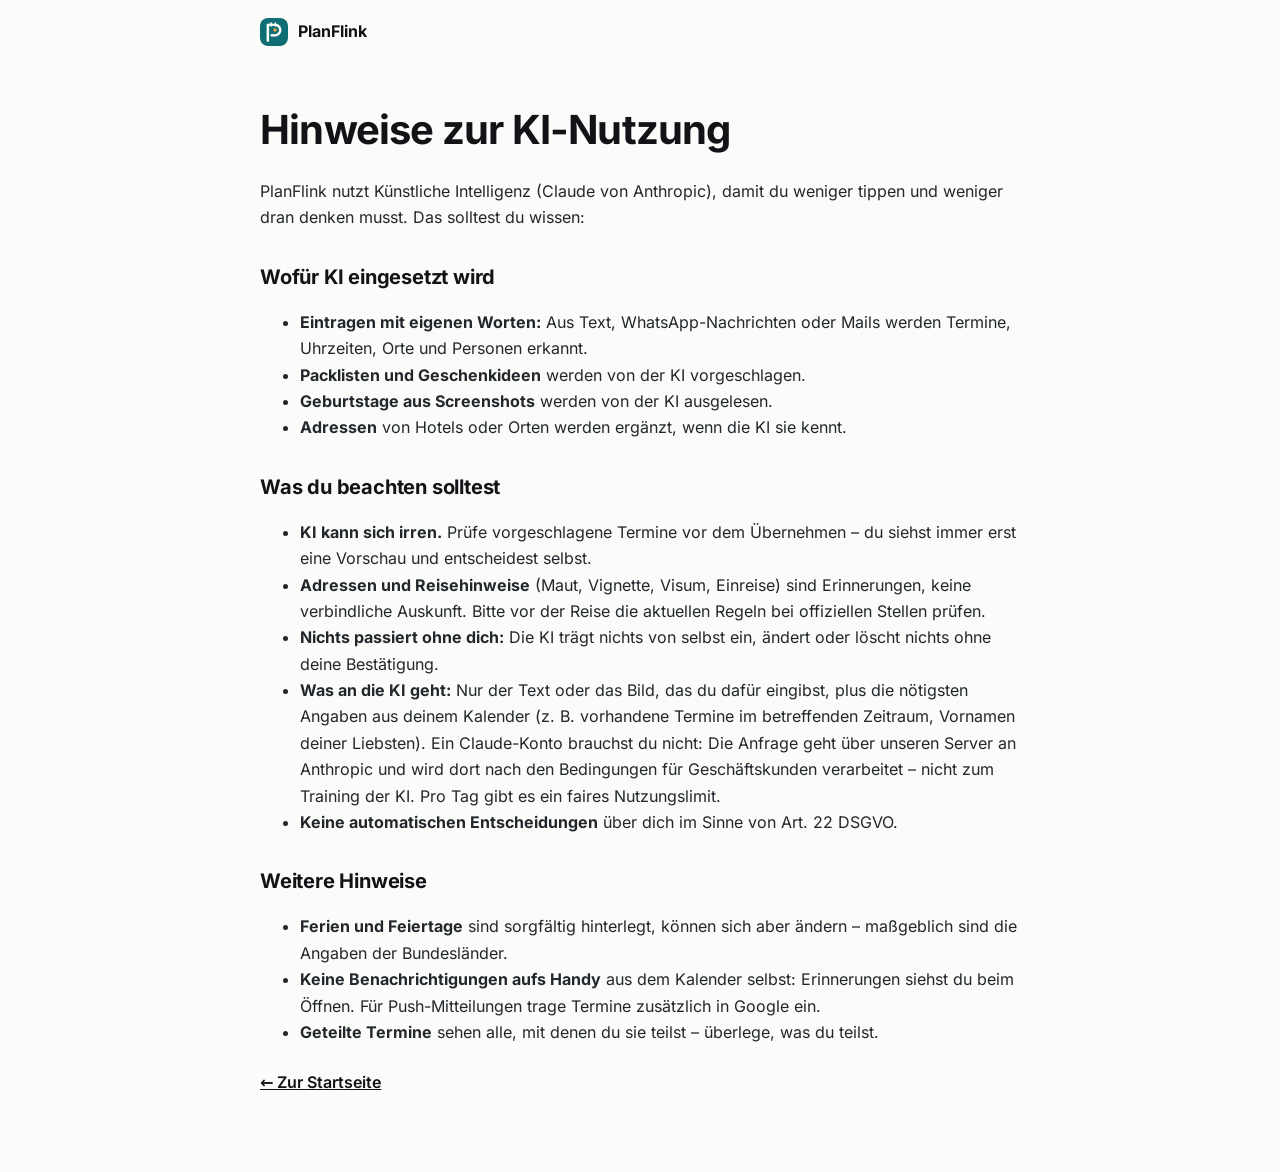
<file: ki-hinweise.html>
<!doctype html>
<html lang="de">
<head>
<script>if(/onrender\.com$|pages\.dev$|^www\./.test(location.hostname))location.replace("https://planflink.de"+location.pathname+location.search+location.hash)</script>
<meta charset="utf-8">
<meta name="viewport" content="width=device-width,initial-scale=1,viewport-fit=cover">
<title>KI-Hinweise · PlanFlink</title>
<meta name="robots" content="noindex">
<link rel="icon" href="/favicon.png">
<link rel="stylesheet" href="/site.css">
<style>body{margin:0;background:#fbfbfa;color:#111317;font:16px/1.6 Inter,system-ui,sans-serif;-webkit-font-smoothing:antialiased} h1,h2{font-weight:700;letter-spacing:-.02em} .nav{max-width:760px;margin:0 auto;padding:18px 20px 0;display:flex;align-items:center;gap:10px;font-weight:700} .nav img{width:28px;height:28px;border-radius:8px} .nav a{color:inherit;text-decoration:none;display:flex;align-items:center;gap:10px}</style>
</head>
<body>
<div class="nav"><a href="/?info"><img src="/icon-192.png" alt=""> PlanFlink</a></div>
<main class="legal">
<h1>Hinweise zur KI-Nutzung</h1>
<p>PlanFlink nutzt Künstliche Intelligenz (Claude von Anthropic), damit du weniger tippen und weniger dran denken musst. Das solltest du wissen:</p>
<h2>Wofür KI eingesetzt wird</h2>
<ul>
<li><b>Eintragen mit eigenen Worten:</b> Aus Text, WhatsApp-Nachrichten oder Mails werden Termine, Uhrzeiten, Orte und Personen erkannt.</li>
<li><b>Packlisten und Geschenkideen</b> werden von der KI vorgeschlagen.</li>
<li><b>Geburtstage aus Screenshots</b> werden von der KI ausgelesen.</li>
<li><b>Adressen</b> von Hotels oder Orten werden ergänzt, wenn die KI sie kennt.</li>
</ul>
<h2>Was du beachten solltest</h2>
<ul>
<li><b>KI kann sich irren.</b> Prüfe vorgeschlagene Termine vor dem Übernehmen – du siehst immer erst eine Vorschau und entscheidest selbst.</li>
<li><b>Adressen und Reisehinweise</b> (Maut, Vignette, Visum, Einreise) sind Erinnerungen, keine verbindliche Auskunft. Bitte vor der Reise die aktuellen Regeln bei offiziellen Stellen prüfen.</li>
<li><b>Nichts passiert ohne dich:</b> Die KI trägt nichts von selbst ein, ändert oder löscht nichts ohne deine Bestätigung.</li>
<li><b>Was an die KI geht:</b> Nur der Text oder das Bild, das du dafür eingibst, plus die nötigsten Angaben aus deinem Kalender (z. B. vorhandene Termine im betreffenden Zeitraum, Vornamen deiner Liebsten). Ein Claude-Konto brauchst du nicht: Die Anfrage geht über unseren Server an Anthropic und wird dort nach den Bedingungen für Geschäftskunden verarbeitet – nicht zum Training der KI. Pro Tag gibt es ein faires Nutzungslimit.</li>
<li><b>Keine automatischen Entscheidungen</b> über dich im Sinne von Art. 22 DSGVO.</li>
</ul>
<h2>Weitere Hinweise</h2>
<ul>
<li><b>Ferien und Feiertage</b> sind sorgfältig hinterlegt, können sich aber ändern – maßgeblich sind die Angaben der Bundesländer.</li>
<li><b>Keine Benachrichtigungen aufs Handy</b> aus dem Kalender selbst: Erinnerungen siehst du beim Öffnen. Für Push-Mitteilungen trage Termine zusätzlich in Google ein.</li>
<li><b>Geteilte Termine</b> sehen alle, mit denen du sie teilst – überlege, was du teilst.</li>
</ul>
<p><a class="back" href="/?info">← Zur Startseite</a></p>
</main>
</body>
</html>
</file>
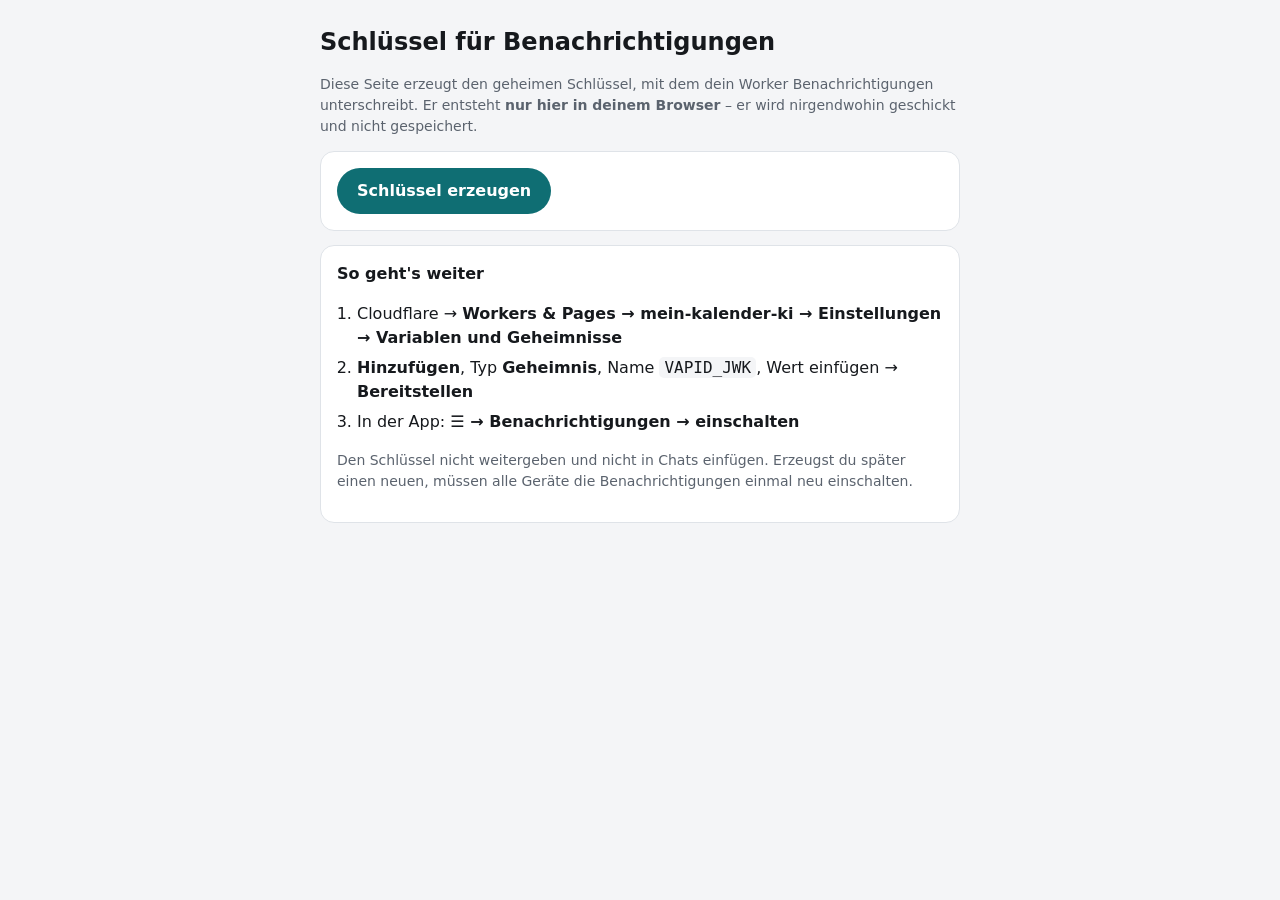
<file: vapid.html>
<!doctype html>
<html lang="de"><head><meta charset="utf-8"><meta name="viewport" content="width=device-width,initial-scale=1"><meta name="robots" content="noindex">
<title>Schlüssel für Benachrichtigungen</title>
<style>
:root{--bg:#f4f5f7;--fg:#16191d;--muted:#5b636e;--card:#fff;--line:#dfe3e8;--acc:#0f6e73}
@media (prefers-color-scheme:dark){:root{--bg:#111417;--fg:#eef1f4;--muted:#9aa4ae;--card:#1b1f24;--line:#2d333a;--acc:#2bb3b8}}
body{margin:0;background:var(--bg);color:var(--fg);font:16px/1.5 system-ui,sans-serif}
main{max-width:640px;margin:0 auto;padding:24px 16px 60px}
h1{font-size:24px;margin:0 0 8px}.card{background:var(--card);border:1px solid var(--line);border-radius:14px;padding:16px;margin:14px 0}
button{font:inherit;font-weight:600;background:var(--acc);color:#fff;border:0;border-radius:999px;padding:11px 20px;cursor:pointer}
textarea{width:100%;box-sizing:border-box;font:13px/1.4 ui-monospace,monospace;background:var(--bg);color:var(--fg);border:1px solid var(--line);border-radius:10px;padding:10px;min-height:110px}
.note{color:var(--muted);font-size:14px}ol{padding-left:20px}li{margin:6px 0}code{background:var(--bg);padding:1px 5px;border-radius:5px}
</style></head><body><main>
<h1>Schlüssel für Benachrichtigungen</h1>
<p class="note">Diese Seite erzeugt den geheimen Schlüssel, mit dem dein Worker Benachrichtigungen unterschreibt. Er entsteht <b>nur hier in deinem Browser</b> – er wird nirgendwohin geschickt und nicht gespeichert.</p>
<div class="card"><button id="go">Schlüssel erzeugen</button>
<div id="out" hidden><p><b>Dein geheimer Schlüssel</b> (komplett kopieren):</p><textarea id="k" readonly></textarea>
<p><button id="cp">Kopieren</button> <span class="note" id="ok"></span></p></div></div>
<div class="card"><b>So geht's weiter</b><ol>
<li>Cloudflare → <b>Workers &amp; Pages → mein-kalender-ki → Einstellungen → Variablen und Geheimnisse</b></li>
<li><b>Hinzufügen</b>, Typ <b>Geheimnis</b>, Name <code>VAPID_JWK</code>, Wert einfügen → <b>Bereitstellen</b></li>
<li>In der App: <b>☰ → Benachrichtigungen → einschalten</b></li></ol>
<p class="note">Den Schlüssel nicht weitergeben und nicht in Chats einfügen. Erzeugst du später einen neuen, müssen alle Geräte die Benachrichtigungen einmal neu einschalten.</p></div>
</main><script>
document.getElementById("go").onclick = async () => {
  const k = await crypto.subtle.generateKey({ name: "ECDSA", namedCurve: "P-256" }, true, ["sign", "verify"]);
  const j = await crypto.subtle.exportKey("jwk", k.privateKey);
  document.getElementById("k").value = JSON.stringify({ kty: "EC", crv: "P-256", x: j.x, y: j.y, d: j.d });
  document.getElementById("out").hidden = false;
};
document.getElementById("cp").onclick = async () => { const t = document.getElementById("k"); t.select(); try { await navigator.clipboard.writeText(t.value); document.getElementById("ok").textContent = "Kopiert ✓"; } catch { document.execCommand("copy"); document.getElementById("ok").textContent = "Kopiert ✓"; } };
</script></body></html>
</file>
<file: site.css>
@font-face { font-family: Inter; font-weight: 400; font-display: swap; src: url(/fonts/inter-latin-400-normal.woff2) format("woff2"); }
@font-face { font-family: Inter; font-weight: 500; font-display: swap; src: url(/fonts/inter-latin-500-normal.woff2) format("woff2"); }
@font-face { font-family: Inter; font-weight: 600; font-display: swap; src: url(/fonts/inter-latin-600-normal.woff2) format("woff2"); }
@font-face { font-family: Inter; font-weight: 700; font-display: swap; src: url(/fonts/inter-latin-700-normal.woff2) format("woff2"); }
.legal { max-width: 760px; margin: 0 auto; padding: 24px 20px 60px; }
.legal h1 { font-size: clamp(30px, 5vw, 40px); margin: 28px 0 8px; }
.legal h2 { font-size: 20px; margin: 30px 0 8px; letter-spacing: -0.01em; }
.legal p, .legal li { color: #22272c; font-size: 16px; line-height: 1.65; }
.legal .ph { background: #fff4cc; padding: 0 4px; border-radius: 4px; }
.legal .back { display: inline-block; margin-top: 8px; font-weight: 600; color: #111317; }
.foot-links { display: flex; flex-wrap: wrap; gap: 8px 18px; justify-content: center; margin-top: 10px; }
.foot-links a { color: #22272c; text-decoration: none; font-weight: 600; } .foot-links a:hover { text-decoration: underline; }
body:has(.consent:not([hidden])) footer { padding-bottom: 150px; }
.consent { position: fixed; left: 12px; right: 12px; bottom: max(12px, env(safe-area-inset-bottom)); z-index: 40; max-width: 560px; margin: 0 auto; background: #fff; border: 1px solid #e7e8ea; border-radius: 18px; box-shadow: 0 16px 40px rgba(17,19,23,.16); padding: 16px 18px; font-size: 14.5px; line-height: 1.5; color: #22272c; }
.consent[hidden] { display: none; }
.consent b { color: #111317; } .consent a { color: #111317; font-weight: 600; }
.consent .row { display: flex; gap: 10px; margin-top: 12px; flex-wrap: wrap; }
.consent button { font: inherit; font-weight: 600; border-radius: 999px; padding: 10px 18px; cursor: pointer; border: 1px solid #e7e8ea; background: #fff; color: #111317; }
.consent button.ok { background: #0f6e73; color: #fff; border-color: #0f6e73; }
</file>
